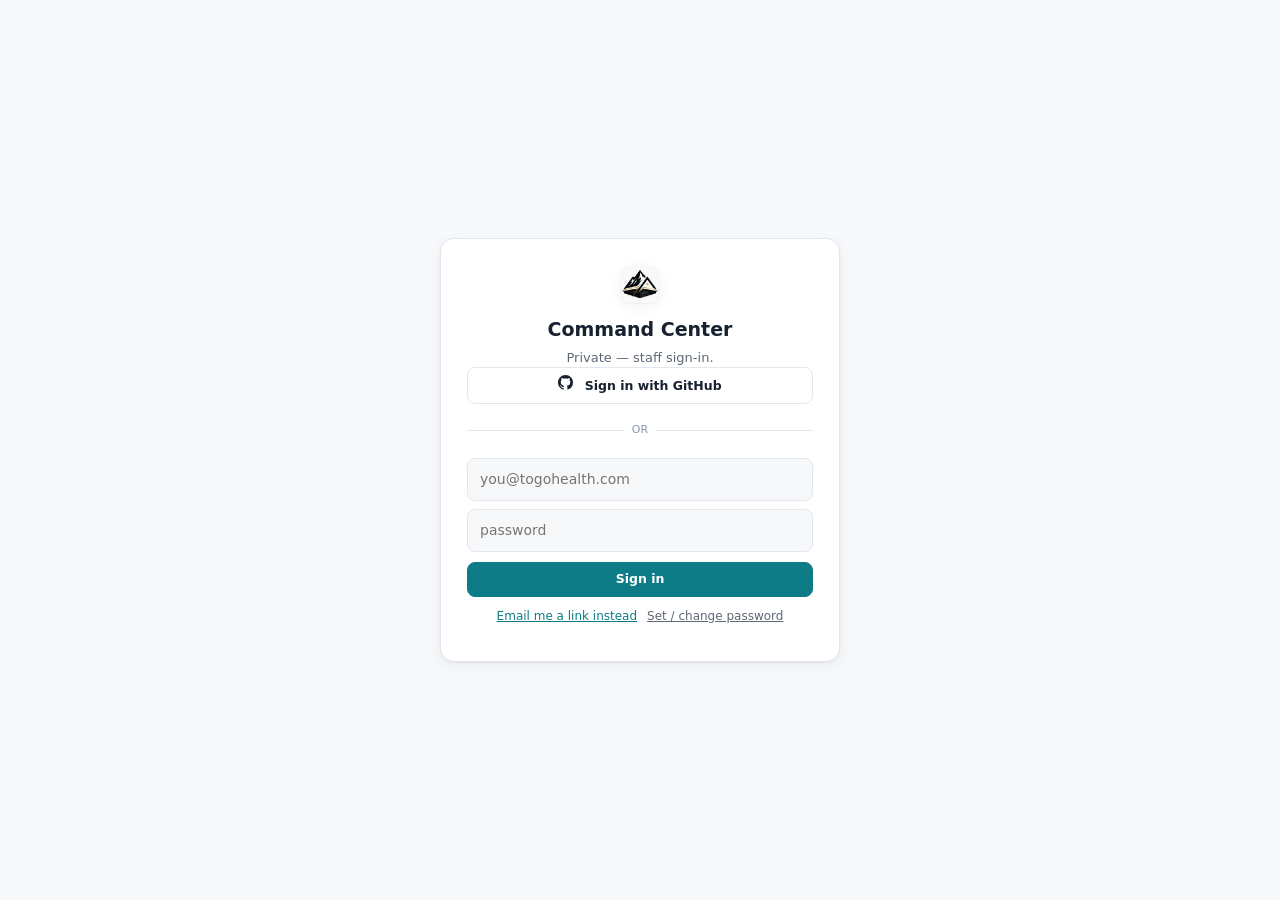
<file: index.html>
<!DOCTYPE html>
<html lang="en">
<head>
<meta charset="UTF-8">
<meta name="viewport" content="width=device-width, initial-scale=1">
<script>/* host-agnostic base: on <owner>.github.io the first path segment IS the repo, so the subpath is derived rather than hardcoded — one build serves any repo name and a custom-domain root alike */(function(){var s=location.hostname.slice(-10)===".github.io"&&location.pathname.split("/")[1];var b=document.createElement("base");b.href=s?"/"+s+"/":"/";document.head.appendChild(b);})();</script>
<title>Command Center</title>
<link rel="icon" type="image/png" href="./favicon.png">
<link rel="apple-touch-icon" href="./apple-touch-icon.png">
<style>
  :root{
    --ground:#f6f8fa; --surface:#fff; --surface-2:#eef2f7; --border:#e2e7ee;
    --ink:#17212f; --muted:#5c6875; --faint:#8a97a6;
    --accent:#0e7c86; --accent-soft:#d9eef0; --accent-ink:#0a5a62;
    --ok:#1f9d5b; --ok-bg:#e4f5ec; --warn:#c07708; --warn-bg:#faefdc;
    --bad:#d1453b; --bad-bg:#fbe4e2; --idle:#8a97a6; --idle-bg:#eceff3;
    --shadow:0 1px 2px rgba(20,30,45,.06),0 4px 14px rgba(20,30,45,.05);
  }
  @media (prefers-color-scheme:dark){:root{
    --ground:#0e1319; --surface:#161d27; --surface-2:#1e2833; --border:#28323f;
    --ink:#e8edf4; --muted:#93a2b3; --faint:#6b7888;
    --accent:#26b3bd; --accent-soft:#123037; --accent-ink:#7fd8de;
    --ok:#39c07d; --ok-bg:#12291f; --warn:#e0a13a; --warn-bg:#2c2413;
    --bad:#e5695f; --bad-bg:#2e1a19; --idle:#6b7888; --idle-bg:#1c242e;
    --shadow:0 1px 2px rgba(0,0,0,.3),0 6px 18px rgba(0,0,0,.28);
  }}
  :root[data-theme="light"]{--ground:#f6f8fa;--surface:#fff;--surface-2:#eef2f7;--border:#e2e7ee;--ink:#17212f;--muted:#5c6875;--faint:#8a97a6;--accent:#0e7c86;--accent-soft:#d9eef0;--ok:#1f9d5b;--ok-bg:#e4f5ec;--warn:#c07708;--warn-bg:#faefdc;--bad:#d1453b;--bad-bg:#fbe4e2;--idle:#8a97a6;--idle-bg:#eceff3;--shadow:0 1px 2px rgba(20,30,45,.06),0 4px 14px rgba(20,30,45,.05);}
  :root[data-theme="dark"]{--ground:#0e1319;--surface:#161d27;--surface-2:#1e2833;--border:#28323f;--ink:#e8edf4;--muted:#93a2b3;--faint:#6b7888;--accent:#26b3bd;--accent-soft:#123037;--ok:#39c07d;--ok-bg:#12291f;--warn:#e0a13a;--warn-bg:#2c2413;--bad:#e5695f;--bad-bg:#2e1a19;--idle:#6b7888;--idle-bg:#1c242e;--shadow:0 1px 2px rgba(0,0,0,.3),0 6px 18px rgba(0,0,0,.28);}
  *{box-sizing:border-box;margin:0;padding:0}
  body{background:var(--ground);color:var(--ink);font-family:system-ui,-apple-system,"Segoe UI",Roboto,sans-serif;font-size:14px;line-height:1.5}
  .tnum{font-variant-numeric:tabular-nums}
  .wrap{max-width:1140px;margin:0 auto;padding:18px 16px 60px}
  header.top{display:flex;flex-wrap:wrap;align-items:center;gap:12px;margin-bottom:20px}
  .logo{width:38px;height:38px;border-radius:9px;overflow:hidden;background:#fff;flex:none;box-shadow:var(--shadow)}
  .logo img{width:100%;height:100%;object-fit:cover;display:block}
  .title h1{font-size:20px;font-weight:750;letter-spacing:-.02em}
  .title p{color:var(--muted);font-size:12px}
  .top .right{margin-left:auto;display:flex;gap:8px;align-items:center;flex-wrap:wrap}
  .btn{border:1px solid var(--border);background:var(--surface);color:var(--ink);font:inherit;font-size:12.5px;font-weight:600;padding:7px 12px;border-radius:8px;cursor:pointer}
  .btn:hover{border-color:var(--accent)}
  .btn.pri{background:var(--accent);color:#fff;border-color:var(--accent)}
  .conn{font-size:11.5px;font-weight:600;padding:5px 10px;border-radius:999px}
  .conn.on{background:var(--ok-bg);color:var(--ok)} .conn.off{background:var(--warn-bg);color:var(--warn)}
  .me{display:flex;align-items:center;gap:8px;border:1px solid var(--border);background:var(--surface);border-radius:999px;padding:4px 13px 4px 4px;cursor:pointer;font:inherit;font-weight:650;font-size:12.5px;color:inherit}
  .me:hover{border-color:var(--accent)}
  .me .avatar{width:26px;height:26px;font-size:11px;border-radius:50%}
  .hero{display:grid;grid-template-columns:repeat(auto-fit,minmax(196px,1fr));gap:12px;margin-bottom:24px}
  @media(max-width:1000px){.hero{grid-template-columns:repeat(2,1fr)}}
  @media(max-width:720px){.hero{grid-template-columns:1fr}}
  .tile{background:var(--surface);border:1px solid var(--border);border-radius:14px;padding:17px 18px 15px;box-shadow:var(--shadow);cursor:pointer;text-align:left;font:inherit;color:inherit;display:flex;flex-direction:column;gap:5px;transition:transform .12s,border-color .12s}
  .tile:hover{border-color:var(--accent);transform:translateY(-2px)}
  a.tile{text-decoration:none}
  .tile .tl{font-size:13.5px;font-weight:700;display:flex;align-items:center;gap:8px}
  .tile .arrow{margin-left:auto;color:var(--faint);font-weight:700}
  .tile .tn{font-size:34px;font-weight:780;letter-spacing:-.02em;line-height:1.1}
  .tile .ts{font-size:12px;color:var(--muted);display:flex;gap:14px;flex-wrap:wrap}
  .ppl{display:grid;grid-template-columns:repeat(auto-fill,minmax(210px,1fr));gap:10px}
  .ptile{background:var(--surface);border:1px solid var(--border);border-radius:12px;box-shadow:var(--shadow);padding:11px 13px;display:flex;align-items:center;gap:11px;cursor:pointer;font:inherit;color:inherit;text-align:left;transition:border-color .12s}
  .ptile:hover{border-color:var(--accent)}
  .avatar{width:36px;height:36px;border-radius:9px;display:grid;place-items:center;color:#fff;font-weight:700;flex:none}
  .who{font-weight:700} .role{font-size:11.5px;color:var(--muted)} .org{font-size:9.5px;color:var(--muted);opacity:.75}
  .pstat{margin-left:auto;text-align:right} .pstat b{font-size:19px;font-weight:750;display:block} .pstat span{font-size:10px;color:var(--muted)}
  .crumb{display:flex;align-items:center;gap:11px;margin-bottom:14px;flex-wrap:wrap}
  .crumb h2{font-size:18px;font-weight:750;letter-spacing:-.01em;display:flex;align-items:center;gap:8px}
  .crumb .count{color:var(--muted);font-size:13px;font-weight:600}
  .crumb .sp{margin-left:auto;display:flex;gap:8px;flex-wrap:wrap}
  .back{border:1px solid var(--border);background:var(--surface);color:var(--ink);font:inherit;font-size:12.5px;font-weight:600;padding:7px 12px;border-radius:8px;cursor:pointer}
  .back:hover{border-color:var(--accent)}
  .filters{display:flex;gap:10px;flex-wrap:wrap;margin-bottom:14px;align-items:flex-end}
  .fg{display:flex;flex-direction:column;gap:3px}
  .fg label{font-size:10px;font-weight:700;text-transform:uppercase;letter-spacing:.06em;color:var(--faint)}
  .fg select,.fg input{border:1px solid var(--border);background:var(--surface);color:var(--ink);border-radius:8px;padding:7px 10px;font:inherit;font-size:12.5px;font-weight:600;min-width:150px;cursor:pointer}
  .fg input{cursor:text;font-weight:500}
  .sect{font-size:11px;font-weight:700;letter-spacing:.08em;text-transform:uppercase;color:var(--faint);margin:22px 2px 8px;display:flex;align-items:center;gap:8px}
  .card{background:var(--surface);border:1px solid var(--border);border-radius:12px;box-shadow:var(--shadow);margin-bottom:14px;overflow:hidden}
  .card h3{padding:12px 16px;font-size:13px;font-weight:700;border-bottom:1px solid var(--border);display:flex;gap:8px;align-items:center}
  .card h3 .count{margin-left:auto;color:var(--muted);font-weight:600;font-size:12px}
  .row{display:flex;align-items:center;gap:11px;padding:11px 16px;border-bottom:1px solid var(--border)}
  .row:last-child{border-bottom:0} .row .main{flex:1;min-width:0}
  .row.clk{cursor:pointer} .row.clk:hover{background:var(--surface-2)}
  .row .name{font-weight:600} .row .sub{color:var(--muted);font-size:12px;margin-top:1px}
  a.name{color:inherit;text-decoration:none} a.name:hover{color:var(--accent)}
  .pill{font-size:11px;font-weight:650;padding:2px 9px;border-radius:999px;white-space:nowrap}
  /* provider role / shift grouping */
  .md-row{background:var(--accent-soft);border-left:4px solid var(--accent)}
  .md-row .name{font-size:15px}
  .p-md{background:var(--accent);color:#fff}
  .p-day{background:var(--warn-bg);color:var(--warn)}
  .p-night{background:#2b3350;color:#c8d2f5}
  :root[data-theme="light"] .p-night{background:#e6e9f7;color:#41508c}
  .p-both{background:var(--ok-bg);color:var(--ok)}
  .p-open{background:var(--idle-bg);color:var(--faint)}
  .shiftgrp{display:flex;align-items:center;gap:8px;padding:9px 14px 7px;margin-top:4px;
    font-size:11px;font-weight:700;letter-spacing:.06em;text-transform:uppercase;color:var(--faint);
    border-top:1px solid var(--border);background:var(--surface-2)}
  .shiftgrp .n{margin-left:auto;font-weight:600;letter-spacing:0;text-transform:none}
  .row.vacant{opacity:.62}
  .row.vacant .name{font-style:italic}
  .setshift{display:flex;gap:4px;margin-left:8px}
  .setshift button{border:1px solid var(--border);background:var(--surface);color:var(--muted);
    font:inherit;font-size:10.5px;font-weight:650;padding:3px 7px;border-radius:5px;cursor:pointer}
  .setshift button:hover{border-color:var(--accent);color:var(--accent)}
  .needsrev{border:1px dashed var(--warn);border-radius:4px}
  .p-ok{background:var(--ok-bg);color:var(--ok)} .p-warn{background:var(--warn-bg);color:var(--warn)}
  .p-bad{background:var(--bad-bg);color:var(--bad)} .p-idle{background:var(--idle-bg);color:var(--faint)}
  .p-prog{background:var(--accent-soft);color:var(--accent-ink)}
  .dots{display:flex;gap:3px} .d{width:7px;height:7px;border-radius:50%;background:var(--border)} .d.on{background:var(--warn)}
  .acts{display:flex;gap:6px;flex-wrap:wrap}
  .mini{border:1px solid var(--border);background:var(--surface);color:var(--ink);font:inherit;font-size:11px;font-weight:600;padding:4px 9px;border-radius:6px;cursor:pointer}
  .mini:hover{border-color:var(--accent)} .mini.g{background:var(--ok);color:#fff;border-color:var(--ok)} .mini.a{background:var(--warn);color:#fff;border-color:var(--warn)}
  .mini:disabled{opacity:.5;cursor:default}
  .note{background:var(--warn-bg);color:var(--warn);padding:9px 13px;border-radius:9px;font-size:12px;margin-bottom:14px}
  .msg{padding:44px;text-align:center;color:var(--muted)}
  /* progress bar */
  .bar{height:8px;border-radius:999px;background:var(--surface-2);overflow:hidden;min-width:80px;flex:1;max-width:180px}
  .bar span{display:block;height:100%;border-radius:999px;background:var(--accent)}
  .bar.hi span{background:var(--ok)} .bar.lo span{background:var(--warn)} .bar.zero span{background:var(--bad)}
  .pctlab{font-weight:750;font-variant-numeric:tabular-nums;min-width:38px;text-align:right}
  /* onboarding checklist */
  .phase{border-bottom:1px solid var(--border)} .phase:last-child{border-bottom:0}
  .phhead{display:flex;align-items:center;gap:10px;padding:10px 16px;background:var(--surface-2);cursor:pointer}
  .phhead b{font-size:12.5px} .phhead .count{color:var(--muted);font-size:11.5px}
  .items{display:grid;grid-template-columns:repeat(auto-fill,minmax(230px,1fr));gap:6px;padding:10px 16px}
  .it{display:flex;align-items:center;gap:8px;padding:6px 9px;border:1px solid var(--border);border-radius:8px;cursor:pointer;font-size:12px;user-select:none}
  .it:hover{border-color:var(--accent)}
  .it .ic{width:16px;height:16px;border-radius:5px;display:grid;place-items:center;font-size:11px;flex:none;color:#fff}
  .it.s-complete .ic{background:var(--ok)} .it.s-in_progress .ic{background:var(--warn)}
  .it.s-not_started .ic{background:var(--idle);color:var(--surface)} .it.s-na .ic{background:transparent;border:1px dashed var(--faint);color:var(--faint)}
  .it.s-complete{background:var(--ok-bg)} .it.s-in_progress{background:var(--warn-bg)}
  .it .lb{flex:1;min-width:0}
  .stat{display:grid;grid-template-columns:repeat(auto-fit,minmax(120px,1fr));gap:10px;margin-bottom:16px}
  .kv{background:var(--surface);border:1px solid var(--border);border-radius:10px;padding:10px 12px}
  .kv b{font-size:20px;font-weight:750;display:block} .kv span{font-size:11px;color:var(--muted)}
  .barrow{display:flex;align-items:center;gap:10px}
  .modal{position:fixed;inset:0;background:rgba(10,15,25,.5);display:none;align-items:center;justify-content:center;z-index:50;padding:16px}
  .modal.on{display:flex}
  .box{background:var(--surface);border:1px solid var(--border);border-radius:14px;padding:24px;width:520px;max-width:100%;max-height:88vh;overflow:auto}
  .box h2{font-size:17px;margin-bottom:6px} .box p{color:var(--muted);font-size:13px;margin-bottom:14px}
  .box input,.box select,.box textarea{width:100%;border:1px solid var(--border);background:var(--ground);color:var(--ink);border-radius:7px;padding:9px 11px;font:inherit;margin-bottom:10px}
  .box label{font-size:11px;font-weight:700;text-transform:uppercase;letter-spacing:.05em;color:var(--muted);display:block;margin-bottom:4px}
  #toast{position:fixed;bottom:22px;left:50%;transform:translateX(-50%);background:var(--ink);color:var(--ground);padding:10px 18px;border-radius:9px;font-size:13px;font-weight:600;opacity:0;transition:.2s;pointer-events:none;z-index:99}
  #toast.show{opacity:1}
  .bizframe{width:100%;min-height:480px;border:1px solid var(--border);border-radius:12px;box-shadow:var(--shadow);background:var(--surface);margin-bottom:16px;display:block}
  .foot{margin-top:24px;color:var(--faint);font-size:12px;text-align:center;line-height:1.7}
</style>
</head>
<body>
<div id="authgate" style="display:none;position:fixed;inset:0;background:var(--ground);z-index:9999;display:grid;place-items:center;padding:20px">
  <div style="background:var(--surface);border:1px solid var(--border);border-radius:14px;box-shadow:var(--shadow);padding:26px;max-width:400px;width:100%;text-align:center">
    <div class="logo" style="margin:0 auto 12px"><img src="./command-mark.png" alt="Command"></div>
    <h1 style="font-size:19px;font-weight:750">Command Center</h1>
    <p style="color:var(--muted);font-size:13px;margin-top:4px">Private — staff sign-in.</p>
    <button class="btn" style="width:100%;margin-bottom:8px;justify-content:center;font-weight:700" onclick="ghLogin()">
      <svg width="15" height="15" viewBox="0 0 16 16" fill="currentColor" style="margin-right:7px"><path d="M8 0C3.58 0 0 3.58 0 8c0 3.54 2.29 6.53 5.47 7.59.4.07.55-.17.55-.38 0-.19-.01-.82-.01-1.49-2.01.37-2.53-.49-2.69-.94-.09-.23-.48-.94-.82-1.13-.28-.15-.68-.52-.01-.53.63-.01 1.08.58 1.23.82.72 1.21 1.87.87 2.33.66.07-.52.28-.87.51-1.07-1.78-.2-3.64-.89-3.64-3.95 0-.87.31-1.59.82-2.15-.08-.2-.36-1.02.08-2.12 0 0 .67-.21 2.2.82.64-.18 1.32-.27 2-.27s1.36.09 2 .27c1.53-1.04 2.2-.82 2.2-.82.44 1.1.16 1.92.08 2.12.51.56.82 1.27.82 2.15 0 3.07-1.87 3.75-3.65 3.95.29.25.54.73.54 1.48 0 1.07-.01 1.93-.01 2.2 0 .21.15.46.55.38A7.995 7.995 0 0016 8c0-4.42-3.58-8-8-8z"/></svg>
      Sign in with GitHub</button>
    <div style="display:flex;align-items:center;gap:8px;margin:10px 0;color:var(--faint);font-size:11px"><span style="flex:1;height:1px;background:var(--border)"></span>OR<span style="flex:1;height:1px;background:var(--border)"></span></div>
    <input id="ag_email" type="email" placeholder="you@togohealth.com" autocomplete="username" style="width:100%;border:1px solid var(--border);background:var(--ground);color:var(--ink);border-radius:8px;padding:10px 12px;font:inherit;margin:10px 0 8px">
    <input id="ag_pw" type="password" placeholder="password" autocomplete="current-password" style="width:100%;border:1px solid var(--border);background:var(--ground);color:var(--ink);border-radius:8px;padding:10px 12px;font:inherit;margin:0 0 10px">
    <button class="btn pri" style="width:100%" onclick="agLogin()">Sign in</button>
    <div style="display:flex;gap:10px;justify-content:center;margin-top:10px;font-size:12px">
      <a href="#" onclick="agSend();return false" style="color:var(--accent)">Email me a link instead</a>
      <a href="#" onclick="agSetPw();return false" style="color:var(--muted)">Set / change password</a>
    </div>
    <p id="ag_msg" style="color:var(--muted);font-size:12px;margin-top:10px"></p>
  </div>
</div>
<div class="wrap" id="appwrap" style="visibility:hidden">
  <header class="top">
    <div class="logo"><img src="./command-mark.png" alt="Command"></div>
    <div class="title"><h1>Command Center</h1><p>Who's doing what — live over your GitHub project tracker</p></div>
    <div class="right">
      <button class="btn" onclick="loadAll()">↻ Refresh</button>
      <button class="btn pri" onclick="openAdd()">+ Add</button>
      <a class="btn pri" href="./targets.html">🎯 Targets</a>
      <a class="btn pri" href="./snf-strategy.html">🏥 SNF Strategy</a>
      <a class="btn pri" href="./checklist.html">✓ Checklists</a>
      <a class="btn pri" href="./best-practices.html">📘 Best practices</a>
      <a class="btn pri" href="./sports.html">🏈 Sports Physicals</a>
      <a class="btn pri" href="./clinical.html">🩺 Clinical &amp; Compliance</a>
      
      <span id="conn" class="conn off">● View only</span>
      <button class="btn" id="connectBtn" onclick="openConnect()">Connect to edit</button>
      <span id="meChip"></span>
    </div>
  </header>

  <div id="view"><div class="msg">Loading live data…</div></div>

  <div class="foot">Projects from <b>togohealth-dev/command-projects</b> (private) · staffing from <b>command-staffing</b> (private, token required) ·
    percentages computed live from onboarding items.</div>
</div>

<!-- Connect modal -->
<div class="modal" id="connect"><div class="box">
  <h2>Connect to edit</h2>
  <p>Paste a GitHub personal access token. To also see staffing/onboarding, the token needs access to the private <b>command-staffing</b> repo (Issues + Contents: read &amp; write). Fine-grained recommended. Stored only in this browser.</p>
  <input id="pat" type="password" placeholder="github_pat_… or ghp_…">
  <div class="acts" style="justify-content:flex-end">
    <button class="btn" onclick="closeConnect()">Cancel</button>
    <button class="btn pri" onclick="saveConnect()">Connect</button>
  </div>
</div></div>

<!-- Add modal -->
<div class="modal" id="add"><div class="box">
  <h2>Add project / task</h2>
  <label>Title</label><input id="a_title" placeholder="Short name">
  <label>Category</label><select id="a_cat"><option value="business">🔵 Business</option><option value="facility">🟢 Accounts</option><option value="provider">🟣 Providers</option></select>
  <label>Owner</label><select id="a_who"></select>
  <label>Priority</label><select id="a_prio"><option value="5">★★★★★</option><option value="4">★★★★</option><option value="3" selected>★★★</option><option value="2">★★</option><option value="1">★</option></select>
  <label>Notes</label><textarea id="a_notes" rows="3" placeholder="Optional context"></textarea>
  <div class="acts" style="justify-content:flex-end">
    <button class="btn" onclick="closeAdd()">Cancel</button>
    <button class="btn pri" onclick="saveAdd()">Create</button>
  </div>
</div></div>

<div id="toast"></div>

<script>
const REPO='togohealth-dev/command-projects', API='https://api.github.com';   // issues live in the PRIVATE repo
const PROJ_REPO='togohealth-dev/command-projects';
const STAFF_REPO='togohealth-dev/command-staffing', STAFF_PATH='onboarding.json', SNAP_PATH='snapshots.json', FACONB_PATH='facility_onboarding.json';
const BIZ_REPO='togohealth-dev/command-business';  // read-only mirror (Business lane owns this)
let TEAM={};   // loaded at runtime from the PRIVATE repo (no staff names in this public shell)
async function loadTeam(){ try{ const r=await gh(`/repos/${PROJ_REPO}/contents/team.json`);
    const d=JSON.parse(b64d(r.content)); TEAM={}; for(const [k,v] of Object.entries(d.team||{})) TEAM[k]={name:v.name,role:v.role,c:v.color};
  }catch(e){ TEAM={}; } }
const FSTATUS={live:['p-ok','✅ Live'],go_live_soon:['p-warn','🟡 Go-Live Soon'],scheduled:['p-prog','🔵 Scheduled'],unknown:['p-idle','— TBD']};
const ST_NEXT={not_started:'in_progress',in_progress:'complete',complete:'na',na:'not_started'};
const ST_ICON={complete:'✓',in_progress:'⋯',not_started:'',na:'–'};

let issues=[], me=null, loaded=false;
let route={v:'home'};
let filters={};
const $=(s,r=document)=>r.querySelector(s);
const el=(t,c,h)=>{const e=document.createElement(t);if(c)e.className=c;if(h!=null)e.innerHTML=h;return e;};
const esc=s=>String(s==null?'':s).replace(/&/g,'&amp;').replace(/</g,'&lt;').replace(/>/g,'&gt;');
const initials=n=>n.split(' ').map(w=>w[0]).slice(0,2).join('');
const PAT_KEY='command-center-pat', PAT_KEY_LEGACY='sege-command-pat', PAT_KEY_LEGACY2='sege-tracker-pat';
const pat=()=>localStorage.getItem(PAT_KEY)||localStorage.getItem(PAT_KEY_LEGACY)||localStorage.getItem(PAT_KEY_LEGACY2)||'';

async function gh(path,opts={}){
  const h={Accept:'application/vnd.github+json','X-GitHub-Api-Version':'2022-11-28',...(opts.headers||{})};
  if(pat()) h.Authorization='Bearer '+pat();
  const res=await fetch(path.startsWith('http')?path:API+path,{...opts,headers:h});
  if(!res.ok) throw new Error('GitHub '+res.status);
  return res.status===204?null:res.json();
}
function requireAuth(){ if(!pat()){ openConnect(); toast('Connect a token to make changes'); return false;} return true; }
const b64d=b64=>decodeURIComponent(escape(atob(String(b64).replace(/\s/g,''))));
const b64e=str=>btoa(unescape(encodeURIComponent(str)));

/* ── Store adapter (PORTABILITY SEAM — swap this object to point at the portal API later) ── */
const Staff={
  doc:null, sha:null, err:null, snaps:null, snapSha:null,
  async load(){
    try{
      const r=await gh(`/repos/${STAFF_REPO}/contents/${STAFF_PATH}`);
      this.sha=r.sha; this.doc=JSON.parse(b64d(r.content)); this.err=null;
    }catch(e){ this.doc=null; this.err=e.message; }
    return this.doc;
  },
  async save(msg){
    const body={message:msg||'Update onboarding',content:b64e(JSON.stringify(this.doc,null,1)),sha:this.sha,branch:'main'};
    const r=await gh(`/repos/${STAFF_REPO}/contents/${STAFF_PATH}`,{method:'PUT',headers:{'Content-Type':'application/json'},body:JSON.stringify(body)});
    this.sha=r.content.sha;
  },
  async loadSnaps(){
    try{const r=await gh(`/repos/${STAFF_REPO}/contents/${SNAP_PATH}`);this.snapSha=r.sha;this.snaps=JSON.parse(b64d(r.content));}
    catch(e){this.snaps=[];this.snapSha=null;}
    return this.snaps;
  },
  async saveSnaps(msg){
    const body={message:msg||'Snapshot',content:b64e(JSON.stringify(this.snaps,null,1)),branch:'main'};
    if(this.snapSha)body.sha=this.snapSha;
    const r=await gh(`/repos/${STAFF_REPO}/contents/${SNAP_PATH}`,{method:'PUT',headers:{'Content-Type':'application/json'},body:JSON.stringify(body)});
    this.snapSha=r.content.sha;
  }
};
/* facility-level onboarding checklist (separate file, same facility ids) */
const FacOnb={
  doc:null, sha:null,
  async load(){ try{const r=await gh(`/repos/${STAFF_REPO}/contents/${FACONB_PATH}`);this.sha=r.sha;this.doc=JSON.parse(b64d(r.content));}catch(e){this.doc=null;} return this.doc; },
  async save(msg){ const body={message:msg||'Update facility onboarding',content:b64e(JSON.stringify(this.doc,null,1)),sha:this.sha,branch:'main'};
    const r=await gh(`/repos/${STAFF_REPO}/contents/${FACONB_PATH}`,{method:'PUT',headers:{'Content-Type':'application/json'},body:JSON.stringify(body)});this.sha=r.content.sha; }
};
/* business-setup mirror — READ-ONLY from the Business lane's private repo */
const Biz={ entities:null, states:null, deals:null,
  async load(){
    try{const r=await gh(`/repos/${BIZ_REPO}/contents/mso/entities.json`);this.entities=JSON.parse(b64d(r.content)).entities;}catch(e){this.entities=null;}
    try{const r=await gh(`/repos/${BIZ_REPO}/contents/reference/state-compliance.json`);this.states=JSON.parse(b64d(r.content)).states;}catch(e){this.states=null;}
    /* Corp-dev index. Counterparty names and deal values are facts, so they live
       here and never in this public file — see deals/index.json in command-business. */
    try{const r=await gh(`/repos/${BIZ_REPO}/contents/deals/index.json`);this.deals=JSON.parse(b64d(r.content)).deals;}catch(e){this.deals=null;}
  }
};

/* ── onboarding compute helpers (pure; percentages never stored) ── */
const PH=()=>Staff.doc?Staff.doc.phases:[];
const allFac=()=>Staff.doc?Staff.doc.portfolios.flatMap(p=>p.facilities.map(f=>({...f,portfolio:p.label,portId:p.id}))):[];
const allProv=()=>Staff.doc?Staff.doc.portfolios.flatMap(p=>p.facilities.flatMap(f=>f.providers.map(pr=>({...pr,portfolio:p.label,portId:p.id,facLabel:f.label,facId:f.id,facStatus:f.status})))):[];
function findProv(id){for(const p of Staff.doc.portfolios)for(const f of p.facilities)for(const pr of f.providers)if(pr.id===id)return{pr,f,p};return null;}
function phasePct(pr,ph){let c=0,t=0;ph.items.forEach(it=>{const s=pr.items[it.key];if(s==='na')return;t++;if(s==='complete')c++;});return{c,t,pct:t?Math.round(100*c/t):100};}
function provPct(pr){let c=0,t=0;PH().forEach(ph=>{const r=phasePct(pr,ph);c+=r.c;t+=r.t;});return t?Math.round(100*c/t):0;}
function facPct(f){let c=0,t=0;f.providers.forEach(pr=>PH().forEach(ph=>{const r=phasePct(pr,ph);c+=r.c;t+=r.t;}));return t?Math.round(100*c/t):0;}
function portPct(p){let c=0,t=0;p.facilities.forEach(f=>f.providers.forEach(pr=>PH().forEach(ph=>{const r=phasePct(pr,ph);c+=r.c;t+=r.t;})));return t?Math.round(100*c/t):0;}
function nextAction(pr){for(const ph of PH())for(const it of ph.items){const s=pr.items[it.key];if(s!=='complete'&&s!=='na')return{phase:ph.label,item:it.label,state:s};}return null;}
function currentPhase(pr){for(const ph of PH()){if(phasePct(pr,ph).pct<100)return ph.label;}return 'Live';}
function bottlenecks(list){const m={};list.forEach(pr=>PH().forEach(ph=>ph.items.forEach(it=>{const s=pr.items[it.key];if(s==='not_started'||s==='in_progress'){const k=ph.label+'||'+it.label;(m[k]=m[k]||{phase:ph.label,item:it.label,n:0,prog:0}).n++;if(s==='in_progress')m[k].prog++;}})));return Object.values(m).sort((a,b)=>b.n-a.n);}
const barClass=p=>p>=80?'hi':p===0?'zero':p<40?'lo':'';
const bar=p=>`<div class="bar ${barClass(p)}"><span style="width:${p}%"></span></div><span class="pctlab">${p}%</span>`;
/* facility checklist helpers */
const FCL=()=>FacOnb.doc?FacOnb.doc.checklist:[];
const facOnb=fid=>FacOnb.doc&&FacOnb.doc.facilities?FacOnb.doc.facilities[fid]:null;
function facChkPct(fid){const f=facOnb(fid);if(!f)return null;let c=0,t=0;FCL().forEach(it=>{const s=f.items[it.key];if(s==='na')return;t++;if(s==='complete')c++;});return t?Math.round(100*c/t):0;}
const bizForState=st=>Biz.entities?Biz.entities.filter(e=>e.state===st):[];
const compForState=st=>Biz.states?Biz.states.find(s=>s.abbr===st):null;

async function loadStaff(){ if(pat()){ await Staff.load(); await Staff.loadSnaps(); await FacOnb.load(); await Biz.load(); } else { Staff.doc=null; Staff.err='no-token'; } }

async function loadAll(){
  if(!loaded) $('#view').innerHTML='<div class="msg">Loading live data…</div>';
  try{
    if(pat()&&!me){ try{me=await gh('/user');}catch(e){} }
    if(pat()&&!Object.keys(TEAM).length) await loadTeam();
    const [op,cl]=await Promise.all([
      gh(`/repos/${REPO}/issues?state=open&per_page=100`),
      gh(`/repos/${REPO}/issues?state=closed&per_page=100`)]);
    const seen=new Map(); for(const i of [...op,...cl]) if(!seen.has(i.number)) seen.set(i.number,i);
    issues=[...seen.values()].map(normalize).sort((a,b)=>b.prio-a.prio||a.n-b.n);
    await loadStaff();
    loaded=true; setConn(); if(!window.__routed){window.__routed=1; applyPath();} else render();
  }catch(e){
    const denied=/GitHub (401|403|404)/.test(e.message);
    if(denied&&!pat())
      $('#view').innerHTML='<div class="msg">This board loads from private repos, so it needs a GitHub token as well as your sign-in.'
        +'<br><br><button class="btn pri" onclick="openConnect()">Connect a token</button></div>';
    else if(denied)
      $('#view').innerHTML='<div class="msg">Your token can\'t read the private data ('+esc(e.message)+').'
        +'<br>It needs <b>Contents: read</b> on '+PROJ_REPO.split('/')[1]+', '+BIZ_REPO.split('/')[1]+' and '+STAFF_REPO.split('/')[1]
        +' — plus <b>Issues: read &amp; write</b> to change cards.'
        +'<br><br><button class="btn" onclick="openConnect()">Update token</button></div>';
    else
      $('#view').innerHTML='<div class="msg">Couldn\'t load ('+esc(e.message)+'). If rate-limited, connect a token.</div>';
  }
}
function normalize(i){
  const labels=(i.labels||[]).map(l=>l.name);
  const cat=['business','facility','provider'].find(c=>labels.includes(c))||'business';
  const prio=+((labels.find(l=>l.startsWith('priority-'))||'priority-3').slice(9));
  const done=i.state==='closed'||labels.includes('status:done');
  const status=done?'done':labels.includes('status:blocked')?'blocked':labels.includes('status:in-progress')?'in-progress':'not-started';
  return {n:i.number,title:i.title,url:i.html_url,labels,cat,prio,done,status,
    who:(i.assignees||[]).map(a=>a.login),comm:labels.includes('communication')};
}
function setConn(){
  const c=$('#conn'), b=$('#connectBtn'), chip=$('#meChip');
  if(pat()){
    c.className='conn on'; c.textContent='● can edit'; b.textContent='Disconnect'; b.onclick=disconnect;
    if(me){ const t=TEAM[me.login]||{name:me.login,role:'',c:'#0e7c86'};
      chip.innerHTML=`<button class="me" onclick="go({v:'person',login:'${me.login}'})" title="My tasks">
        <span class="avatar" style="background:${t.c}">${initials(t.name)}</span>${esc(t.name.split(' ')[0])}</button>`;
    } else chip.innerHTML='';
  } else { c.className='conn off'; c.textContent='● View only'; b.textContent='Connect to edit'; b.onclick=openConnect; chip.innerHTML=''; }
}
function disconnect(){ localStorage.removeItem(PAT_KEY); localStorage.removeItem(PAT_KEY_LEGACY); localStorage.removeItem(PAT_KEY_LEGACY2); me=null; Staff.doc=null; setConn(); toast('Disconnected'); }

const active=()=>issues.filter(i=>!i.done);
const statusPill=s=>({'not-started':['p-idle','Not started'],'in-progress':['p-prog','● In progress'],'blocked':['p-bad','⚠ Blocked'],'done':['p-ok','✓ Done']}[s]);
const dots=p=>`<div class="dots">${[1,2,3,4,5].map(n=>`<span class="d${n<=p?' on':''}"></span>`).join('')}</div>`;
const nm=l=>TEAM[l]?TEAM[l].name:l;

function issueRow(i){
  const [pc,pl]=statusPill(i.status);
  const who=i.who.length?i.who.map(w=>`<span class="pill p-idle">${esc(nm(w))}</span>`).join(' '):'<span class="sub">—</span>';
  const acts=i.done?`<button class="mini" onclick="reopen(${i.n})">↩ Reopen</button>`
    :`${i.who.length?'':`<button class="mini" onclick="claim(${i.n})">Claim</button>`}
      ${i.status==='blocked'?'':`<button class="mini a" onclick="block(${i.n})">⚠</button>`}
      <button class="mini g" onclick="done(${i.n})">✓ Done</button>`;
  return `<div class="row" id="r${i.n}"><div class="main"><a class="name" href="${i.url}" target="_blank">${esc(i.title)}</a>${i.comm?' <span class="pill p-warn">📧</span>':''}
    <div class="sub">#${i.n} · ${who}</div></div><span class="pill ${pc}">${pl}</span>${dots(i.prio)}<div class="acts">${acts}</div></div>`;
}

/* ═════════ HOME ═════════ */
function tileLocked(mark,label,note){const b=el('button','tile');b.onclick=openConnect;
  b.innerHTML=`<div class="tl">${mark} ${label}<span class="arrow">🔒</span></div><div class="tn" style="font-size:19px;color:var(--muted)">Connect</div><div class="ts">${esc(note||'token needed for staffing')}</div>`;return b;}
/* Best practices: static guide pages. Progress comes from the guide's own
   localStorage key, so the tile reflects where you left off without a fetch. */
try{["bp-workspace-v1","bp-workspace-ui-v1","bp-workspace-open-done-v1"].forEach(function(k){var o=localStorage.getItem("sege-"+k);if(o!==null&&localStorage.getItem("command-"+k)===null)localStorage.setItem("command-"+k,o);});}catch(e){} /* one-time carry-over of pre-debrand progress keys */
const BP_GUIDES=[{key:'command-bp-workspace-v1',steps:64,label:'Workspace optimization'}];
function bpTile(){
  const g=BP_GUIDES[0];
  let n=0; try{ const o=JSON.parse(localStorage.getItem(g.key)||'{}')||{}; n=Object.keys(o).filter(k=>o[k]).length; }catch(e){}
  const pct=Math.round(n/g.steps*100);
  const a=el('a','tile'); a.href='./best-practices.html';
  a.innerHTML=`<div class="tl">📘 Best practices<span class="arrow">→</span></div>
    <div class="tn tnum">${n?n+'<span style="font-size:17px;color:var(--faint)">/'+g.steps+'</span>':g.steps}</div>
    <div class="ts"><span>${esc(g.label)}</span><span>${n?pct+'% done':'steps · not started'}</span></div>`;
  return a;
}
/* Clinical & Compliance tile. The hospitalization review itself is NOT here — it holds PHI and
   runs on the HIPAA-protected project at qa.togohealth.com. This page is the door plus the state
   compliance reference; the compliance counts need a Business-repo token. */
function clinicalTileHTML(){
  const states=Biz.states?Biz.states.length:0;
  const banned=Biz.states?Biz.states.filter(s=>s.cpom_status&&!/not banned/i.test(s.cpom_status)).length:0;
  return `<div class="tl">\u{1FA7A} Clinical &amp; Compliance<span class="arrow">\u2192</span></div>
    <div class="tn tnum" style="font-size:19px">${states?states+' states':'Open'}</div>
    <div class="ts"><span>peer review \u00b7 state compliance</span>${states?`<span>${banned} CPOM-banned</span>`:''}</div>`;
}
function homeView(){
  const v=el('div'); const hero=el('div','hero');
  // Accounts (facilities / onboarding)
  if(Staff.doc){
    const fac=allFac(), live=fac.filter(f=>f.status==='live').length;
    const a=el('button','tile');a.onclick=()=>go({v:'accounts'});
    a.innerHTML=`<div class="tl">🟢 Accounts<span class="arrow">→</span></div><div class="tn tnum">${fac.length}</div>
      <div class="ts"><span>${live} live</span><span>${Math.round(fac.reduce((s,f)=>s+facPct(f),0)/(fac.length||1))}% onboarded</span></div>`;
    hero.appendChild(a);
    const prov=allProv();
    const p=el('button','tile');p.onclick=()=>go({v:'providers'});
    p.innerHTML=`<div class="tl">🟣 Providers<span class="arrow">→</span></div><div class="tn tnum">${prov.length}</div>
      <div class="ts"><span>${Math.round(prov.reduce((s,pr)=>s+provPct(pr),0)/(prov.length||1))}% onboarded</span><span>${prov.filter(pr=>provPct(pr)>=100).length} live</span></div>`;
    hero.appendChild(p);
  } else { hero.appendChild(tileLocked('🟢','Accounts')); hero.appendChild(tileLocked('🟣','Providers')); }
  // Business workspace (issues)
  const biz=active().filter(i=>i.cat==='business');
  const b=el('button','tile');b.onclick=()=>go({v:'business'});
  b.innerHTML=`<div class="tl">🔵 Business workspace<span class="arrow">→</span></div><div class="tn tnum">${biz.length}</div>
    <div class="ts"><span>${biz.filter(i=>i.status==='in-progress').length} in progress</span>${biz.filter(i=>i.status==='blocked').length?`<span style="color:var(--bad)">${biz.filter(i=>i.status==='blocked').length} blocked</span>`:''}</div>`;
  hero.appendChild(b);
  // Clinical & Compliance — hospitalization review (Supabase, no token needed) alongside the
  // state regulatory reference mirrored from the Business lane. One tile, one page: clinical.html.
  const cl=el('a','tile'); cl.id='clinicaltile'; cl.href='./clinical.html';
  cl.innerHTML=clinicalTileHTML(); hero.appendChild(cl);
  // Best practices — operating guidelines (static pages, no data; progress is per-browser)
  hero.appendChild(bpTile());
  v.appendChild(hero);
  if(!Staff.doc && pat() && Staff.err && Staff.err!=='no-token')
    v.appendChild(el('div','note','Connected, but this token can\'t read the private command-staffing repo. Give it access (Contents: read & write) to see Accounts & Providers.'));
  // People (issues)
  // secondary nav — keeps Follow-ups / Done / Bottlenecks reachable (no orphaned views)
  const sn=el('div','acts');sn.style.cssText='margin:-8px 0 4px;flex-wrap:wrap';
  [['⏳ Email follow-ups',{v:'followups'}],['✓ Done',{v:'done'}],['🚧 Bottlenecks',{v:'bottleneck'}]].forEach(([lab,r])=>{
    const b=el('button','btn',lab);b.onclick=()=>go(r);sn.appendChild(b);});
  v.appendChild(sn);
  v.appendChild(el('div','sect','People — tap for their project list'));
  const grid=el('div','ppl');
/* Roster labels: the employing entity stays in team.json (code keeps it) but is not
   shown on the tile — the person's name already disambiguates the title. It remains
   available on hover, and orgLabel() renders it as a subscript where one must appear. */
const roleBase=r=>String(r||'').split(' \u00b7 ')[0];
const roleOrg =r=>String(r||'').split(' \u00b7 ').slice(1).join(' \u00b7 ');
const orgLabel=r=>roleOrg(r)?`<sub class="org">${esc(roleOrg(r))}</sub>`:'';
  const people=Object.keys(TEAM).map(l=>({l,items:active().filter(i=>i.who.includes(l))}));
  people.push({l:null,items:active().filter(i=>!i.who.length)});
  people.forEach(p=>{const t=p.l?TEAM[p.l]:{name:'Unassigned',role:'Needs an owner',c:'#8a97a6'};
    const bt=el('button','ptile');bt.onclick=()=>go({v:'person',login:p.l});
    bt.innerHTML=`<div class="avatar" style="background:${t.c}">${initials(t.name)}</div>
      <div style="min-width:0"><div class="who">${esc(t.name)}</div><div class="role" title="${esc(t.role)}">${esc(roleBase(t.role))}</div></div>
      <div class="pstat"><b class="tnum">${p.items.length}</b><span>active</span></div>`;
    grid.appendChild(bt);});
  v.appendChild(grid);
  return v;
}

/* ═════════ ACCOUNTS (facility go-live readiness) ═════════ */
function backCrumb(v,title,right){const c=el('div','crumb');const b=el('button','back','← Home');b.onclick=()=>go({v:'home'});c.appendChild(b);
  c.appendChild(el('h2',null,title));if(right){const s=el('div','sp');s.innerHTML=right;c.appendChild(s);}return c;}
function distinctFac(dim){return [...new Set(allFac().map(f=>f[dim]).filter(Boolean))].sort();}
function accountsView(){
  const v=el('div'); const f=filters.accounts||(filters.accounts={});
  v.appendChild(backCrumb('accounts','🟢 Accounts — Go-Live Readiness',
    `<button class="back" onclick="captureSnapshot()">📸 Snapshot</button><button class="back" onclick="openEmail()">✉️ Email report</button>`));
  // filters
  const fb=el('div','filters');
  [['portfolio','Portfolio'],['state','State'],['status','Status']].forEach(([dim,lab])=>{
    const vals=dim==='status'?['live','go_live_soon','scheduled','unknown']:distinctFac(dim);
    const fg=el('div','fg');fg.innerHTML=`<label>${lab}</label>`;const sel=el('select');
    sel.innerHTML=`<option value="">All</option>`+vals.map(x=>`<option value="${esc(x)}"${f[dim]===x?' selected':''}>${dim==='status'?FSTATUS[x][1]:esc(x)}</option>`).join('');
    sel.onchange=()=>{f[dim]=sel.value;render();};fg.appendChild(sel);fb.appendChild(fg);});
  v.appendChild(fb);
  let fac=allFac().filter(x=>(!f.portfolio||x.portfolio===f.portfolio)&&(!f.state||x.state===f.state)&&(!f.status||x.status===f.status));
  // readiness order: closest to live but not done first (scheduled/go-live with high %), then live
  const rank={go_live_soon:0,scheduled:1,unknown:2,live:3};
  fac.sort((a,b)=>(rank[a.status]-rank[b.status])||facPct(b)-facPct(a));
  const c=el('div','card');c.appendChild(el('h3',null,`Facilities <span class="count">${fac.length}</span>`));
  if(!fac.length)c.appendChild(el('div','msg','No facilities match.'));
  fac.forEach(x=>{const pct=facPct(x);const st=FSTATUS[x.status];const fchk=facChkPct(x.id);
    const stuck=bottlenecks(x.providers).slice(0,1).map(b=>`${b.item} (${b.n})`).join('');
    const row=el('div','row clk');row.onclick=()=>go({v:'facility',id:x.id});
    row.innerHTML=`<div class="main"><div class="name">${esc(x.label)} <span class="pill p-idle">${esc(x.state||'')}</span></div>
      <div class="sub">${esc(x.portfolio)} · ${x.staffing.filled}/${x.staffing.target} staffed${fchk!=null?` · facility setup ${fchk}%`:''}${stuck?` · ⛔ ${esc(stuck)}`:''}</div></div>
      <span class="pill ${st[0]}">${st[1]}</span><div class="barrow" style="width:200px" title="provider onboarding">${bar(pct)}</div>`;
    c.appendChild(row);});
  v.appendChild(c);
  return v;
}
function facilityView(id){
  const fac=allFac().find(f=>f.id===id); if(!fac)return backCrumb('','Not found');
  const fo=facOnb(id); const fchk=facChkPct(id);
  const v=el('div');const bk=el('button','back','← Accounts');bk.onclick=()=>go({v:'accounts'});
  const c=el('div','crumb');c.appendChild(bk);c.appendChild(el('h2',null,esc(fac.label)));
  c.appendChild(el('span','count',`${FSTATUS[fac.status][1]} · ${fac.staffing.filled}/${fac.staffing.target} staffed`));v.appendChild(c);
  const st=el('div','stat');
  st.innerHTML=`<div class="kv"><b class="tnum">${fchk!=null?fchk+'%':'—'}</b><span>facility setup</span></div>
    <div class="kv"><b class="tnum">${facPct(fac)}%</b><span>providers onboarded</span></div>
    <div class="kv"><b class="tnum">${fac.providers.filter(p=>provPct(p)>=100).length}/${fac.providers.length}</b><span>providers live</span></div>
    <div class="kv"><b>${esc(fo&&fo.info.md_monthly_rate||'—')}</b><span>MD monthly rate</span></div>`;
  v.appendChild(st);
  // facility onboarding checklist (editable)
  if(fo){ const fc=el('div','card'); const wrap=el('div','phase');
    const head=el('div','phhead');head.innerHTML=`<b>🏢 Facility Onboarding</b><span class="count">${FCL().filter(it=>fo.items[it.key]==='complete').length}/${FCL().length}</span>
      <div class="barrow" style="margin-left:auto;width:200px">${bar(fchk||0)}</div>
      <button class="mini g" onclick="completeFacChecklist('${esc(id)}')" title="Mark all complete">✓ all</button>`;
    wrap.appendChild(head);
    const items=el('div','items');
    FCL().forEach(it=>{const s=fo.items[it.key]||'not_started';const d=el('div','it s-'+s);
      d.onclick=()=>cycleFacItem(id,it.key);d.innerHTML=`<span class="ic">${ST_ICON[s]}</span><span class="lb">${esc(it.label)}</span>`;items.appendChild(d);});
    wrap.appendChild(items);fc.appendChild(wrap);v.appendChild(fc);
  }
  // business-setup mirror (read-only from Business lane)
  const ents=bizForState(fac.state), comp=compForState(fac.state);
  if((ents&&ents.length)||comp){ const bc=el('div','card');
    bc.appendChild(el('h3',null,`🔵 Business setup — ${esc(fac.state||'')} <span class="count">read-only · mirror</span>`));
    if(comp)bc.insertAdjacentHTML('beforeend',`<div class="row"><div class="main"><div class="name">State compliance</div>
      <div class="sub">CPOM: ${esc(comp.cpom_status||'—')} · Required entity: ${esc(comp.required_entity||'—')} · IMLC: ${esc(comp.imlc||'—')}</div></div></div>`);
    (ents||[]).slice(0,8).forEach(e=>bc.insertAdjacentHTML('beforeend',`<div class="row"><div class="main"><div class="name">${esc(e.legal_name||e.use_label||e.id)}</div>
      <div class="sub">${esc(e.entity_type||'')}${e.role?' · '+esc(e.role):''}${e.next_step?' · next: '+esc(e.next_step):''}</div></div>
      <span class="pill p-idle">${esc(e.lifecycle_status||'—')}</span></div>`));
    bc.insertAdjacentHTML('beforeend',`<a class="row clk" href="./business" style="color:var(--accent);font-weight:600">Manage in Business workspace →</a>`);
    v.appendChild(bc);
  }
  const card=el('div','card');card.appendChild(el('h3',null,`Providers <span class="count">${fac.providers.length}</span>`));
  card.insertAdjacentHTML('beforeend',rosterHTML(fac.providers));
  bindProvRows(card);v.appendChild(card);
  return v;
}

/* ═════════ PROVIDERS (onboarding pipeline) ═════════ */
const ROLE_META={medical_director:{icon:'\u{1FA7A}',label:'Medical Director',pill:'p-md'},
  physician:{icon:'\u{1FA7A}',label:'Physician',pill:'p-md'},
  app:{icon:'',label:'APP',pill:'p-idle'},open:{icon:'\u25CB',label:'Open position',pill:'p-open'}};
const SHIFT_META={day:{icon:'\u2600\uFE0F',label:'Daytime APPs',pill:'p-day',short:'Day'},
  night:{icon:'\u{1F319}',label:'Nighttime APPs',pill:'p-night',short:'Night'},
  both:{icon:'\u{1F313}',label:'Day + Night APPs',pill:'p-both',short:'Day+Night'},
  unset:{icon:'\u26A0\uFE0F',label:'Shift not assigned',pill:'p-warn',short:'Set shift'}};

/* Groups a facility roster the way the building actually works:
   medical director pinned first, then APPs split day / night. */
function groupRoster(provs){
  const dir=provs.filter(p=>p.role==='medical_director'||p.role==='physician');
  const open=provs.filter(p=>p.role==='open');
  const apps=provs.filter(p=>p.role==='app');
  const byShift=k=>apps.filter(p=>(p.shift||'unset')===k).sort((a,b)=>provPct(b)-provPct(a));
  return {dir:dir.sort((a,b)=>provPct(b)-provPct(a)),
          day:byShift('day'), night:byShift('night'), both:byShift('both'),
          unset:byShift('unset'), open:open};
}
function rosterHTML(provs,opts){
  const g=groupRoster(provs), o=opts||{}; let h='';
  if(g.dir.length){
    h+=`<div class="shiftgrp">\u{1FA7A} Medical Director<span class="n">${g.dir.length}</span></div>`;
    h+=g.dir.map(pr=>provRow(pr,{hero:true})).join('');
  } else {
    h+=`<div class="shiftgrp">\u26A0\uFE0F Medical Director<span class="n">not assigned</span></div>`;
  }
  ['day','night','both','unset'].forEach(k=>{
    if(!g[k].length)return;
    const m=SHIFT_META[k];
    h+=`<div class="shiftgrp">${m.icon} ${m.label}<span class="n">${g[k].length}</span></div>`;
    h+=g[k].map(pr=>provRow(pr,{shiftKey:k})).join('');
  });
  if(g.open.length){
    h+=`<div class="shiftgrp">\u25CB Open positions<span class="n">${g.open.length}</span></div>`;
    h+=g.open.map(pr=>provRow(pr,{vacant:true})).join('');
  }
  return h;
}
function setShift(provId,val,ev){ if(ev){ev.stopPropagation();}
  if(!requireAuth()||!Staff.doc)return;
  const fp=findProv(provId); if(!fp)return;
  fp.pr.shift=val; fp.pr.shift_source='confirmed';
  if(fp.pr.role==='app'&&val==='n/a') fp.pr.shift='unset';
  render(); queueSave('Set shift '+val+' — '+fp.pr.name); }
function makeDirector(provId,ev){ if(ev){ev.stopPropagation();}
  if(!requireAuth()||!Staff.doc)return;
  const fp=findProv(provId); if(!fp)return;
  fp.f.providers.forEach(p=>{ if(p.role==='medical_director'){p.role='physician';p.role_source='confirmed';} });
  fp.pr.role='medical_director'; fp.pr.role_source='confirmed'; fp.pr.shift='n/a'; fp.pr.shift_source='n/a';
  render(); queueSave('Set medical director — '+fp.pr.name); }
function provRow(pr,o){o=o||{};const pct=provPct(pr);const na=nextAction(pr);
  const isOpen=pr.role==='open', hero=o.hero;
  const rm=ROLE_META[pr.role]||ROLE_META.app;
  const sk=pr.shift||'unset';
  const needsRev=(pr.shift_source==='needs_review'||pr.role_source==='needs_review');
  let badge='';
  if(pr.role==='medical_director') badge=`<span class="pill p-md">\u{1FA7A} Medical Director</span>`;
  else if(pr.role==='physician')   badge=`<span class="pill p-md">Physician \u2014 confirm director</span>`;
  else if(isOpen)                  badge=`<span class="pill p-open">Open position</span>`;
  else if(SHIFT_META[sk])          badge=`<span class="pill ${SHIFT_META[sk].pill}">${SHIFT_META[sk].icon} ${SHIFT_META[sk].short}</span>`;
  const sched=pr.employment?` \u00b7 ${esc(pr.employment)}`:'';
  const revTag=needsRev?` <span class="pill p-warn needsrev">confirm</span>`:'';
  const setter=(!isOpen&&pr.role==='app')?`<span class="setshift">
      ${sk!=='day'?`<button onclick="setShift('${esc(pr.id)}','day',event)" title="Assign to daytime">\u2600\uFE0F Day</button>`:''}
      ${sk!=='night'?`<button onclick="setShift('${esc(pr.id)}','night',event)" title="Assign to nights">\u{1F319} Night</button>`:''}
      ${sk!=='both'?`<button onclick="setShift('${esc(pr.id)}','both',event)" title="Both day and night">\u{1F313} Both</button>`:''}
    </span>`:(pr.role==='physician'?`<span class="setshift"><button onclick="makeDirector('${esc(pr.id)}',event)" title="Mark as this building's medical director">\u{1FA7A} Make director</button></span>`:'');
  return `<div class="row clk${hero?' md-row':''}${isOpen?' vacant':''}" data-prov="${esc(pr.id)}">
    <div class="main"><div class="name">${esc(pr.name)} <span class="pill p-idle">${esc(pr.cred)}</span> ${badge}${revTag}</div>
    <div class="sub">${esc(pr.facLabel||pr.building||'')}${sched} \u00b7 ${isOpen?'unfilled \u2014 recruit':(na?('Next: '+esc(na.item)+' \u2014 '+esc(na.phase)):'\u2705 fully onboarded')}</div></div>
    ${setter}<div class="barrow" style="width:180px">${bar(pct)}</div></div>`;}
function bindProvRows(root){root.querySelectorAll('[data-prov]').forEach(r=>r.onclick=()=>go({v:'provider',id:r.dataset.prov}));}
function distinctProv(dim){return [...new Set(allProv().map(p=>p[dim]).filter(Boolean))].sort();}
function providersView(){
  const v=el('div');const f=filters.providers||(filters.providers={});
  v.appendChild(backCrumb('providers','🟣 Providers — Onboarding',
    `<button class="back" onclick="go({v:'bottleneck'})">🚧 Bottlenecks</button>`));
  const fb=el('div','filters');
  [['portfolio','Portfolio'],['facLabel','Facility'],['state','State']].forEach(([dim,lab])=>{
    const fg=el('div','fg');fg.innerHTML=`<label>${lab}</label>`;const sel=el('select');
    sel.innerHTML=`<option value="">All</option>`+distinctProv(dim).map(x=>`<option value="${esc(x)}"${f[dim]===x?' selected':''}>${esc(x)}</option>`).join('');
    sel.onchange=()=>{f[dim]=sel.value;render();};fg.appendChild(sel);fb.appendChild(fg);});
  const sfg=el('div','fg');sfg.innerHTML=`<label>Search</label>`;const si=el('input');si.placeholder='name…';si.value=f.q||'';
  si.oninput=()=>{f.q=si.value;const c=$('#provlist');if(c){c.innerHTML=provListHTML(f);bindProvRows(c);}};sfg.appendChild(si);fb.appendChild(sfg);
  v.appendChild(fb);
  const c=el('div','card');c.id='provlist';c.innerHTML=provListHTML(f);v.appendChild(c);bindProvRows(c);
  setTimeout(()=>{const c2=$('#provlist');if(c2)bindProvRows(c2);},0);
  return v;
}
function provListHTML(f){
  let list=allProv().filter(p=>(!f.portfolio||p.portfolio===f.portfolio)&&(!f.facLabel||p.facLabel===f.facLabel)&&(!f.state||p.state===f.state)&&(!f.q||p.name.toLowerCase().includes(f.q.toLowerCase())));
  list.sort((a,b)=>provPct(a)-provPct(b));
  const h=`<h3>Providers <span class="count">${list.length}</span></h3>`;
  if(!list.length) return h+'<div class="msg">No providers match.</div>';
  // One building selected -> show it the way the building works: director first, then day/night.
  if(f.facLabel) return h+rosterHTML(list);
  // Across buildings -> group by facility, each grouped internally.
  const byFac={}; list.forEach(p=>{(byFac[p.facLabel||'\u2014']=byFac[p.facLabel||'\u2014']||[]).push(p);});
  return h+Object.keys(byFac).sort().map(k=>
    `<div class="shiftgrp" style="background:var(--surface);color:var(--ink);font-size:12px">\u{1F3E5} ${esc(k)}<span class="n">${byFac[k].length}</span></div>`
    +rosterHTML(byFac[k])).join('');
}
function providerView(id){
  const fp=findProv(id); if(!fp)return backCrumb('','Provider not found');
  const pr=fp.pr; const v=el('div');
  const bk=el('button','back','← Back');bk.onclick=()=>history.back?go({v:'providers'}):go({v:'providers'});
  const c=el('div','crumb');c.appendChild(bk);c.appendChild(el('h2',null,esc(pr.name)+' '));
  c.appendChild(el('span','count',`${esc(pr.cred)} · ${esc(pr.group||'')} · ${esc(fp.f.label)}`));v.appendChild(c);
  const na=nextAction(pr);
  const stt=el('div','stat');
  stt.innerHTML=`<div class="kv"><b class="tnum">${provPct(pr)}%</b><span>overall</span></div>
    <div class="kv"><b>${esc(currentPhase(pr))}</b><span>current phase</span></div>
    <div class="kv"><b style="font-size:13px">${na?esc(na.item):'✅ Done'}</b><span>next action</span></div>
    <div class="kv"><b style="font-size:13px">${esc(pr.employment||'—')}</b><span>${esc(pr.contact?pr.contact.split('\n')[0]:'')||'employment'}</span></div>`;
  v.appendChild(stt);
  const card=el('div','card');
  PH().forEach(ph=>{const r=phasePct(pr,ph);
    const wrap=el('div','phase');
    const head=el('div','phhead');
    head.innerHTML=`<b>${esc(ph.label)}</b><span class="count">${r.c}/${r.t}</span><div class="barrow" style="margin-left:auto;width:200px">${bar(r.pct)}</div>
      <button class="mini g" onclick="event.stopPropagation();completePhase('${esc(pr.id)}','${ph.key}')" title="Mark all in phase complete (umbrella)">✓ all</button>`;
    wrap.appendChild(head);
    const items=el('div','items');
    ph.items.forEach(it=>{const s=pr.items[it.key]||'not_started';
      const d=el('div','it s-'+s);d.onclick=()=>cycleItem(pr.id,it.key);
      d.innerHTML=`<span class="ic">${ST_ICON[s]}</span><span class="lb">${esc(it.label)}</span>`;
      items.appendChild(d);});
    wrap.appendChild(items);card.appendChild(wrap);
  });
  v.appendChild(card);
  return v;
}

/* ═════════ BOTTLENECKS ═════════ */
function bottleneckView(){
  const v=el('div');v.appendChild(backCrumb('','🚧 Onboarding Bottlenecks'));
  v.appendChild(el('div','note','Across all providers — the items blocking the most people. Attack the top of the list first.'));
  const bn=bottlenecks(allProv());const max=bn.length?bn[0].n:1;
  const c=el('div','card');c.appendChild(el('h3',null,`Stuck items <span class="count">${bn.length}</span>`));
  bn.slice(0,40).forEach(b=>{const row=el('div','row');
    row.innerHTML=`<div class="main"><div class="name">${esc(b.item)}</div><div class="sub">${esc(b.phase)} · ${b.prog} in progress</div></div>
      <div class="barrow" style="width:240px"><div class="bar lo"><span style="width:${Math.round(100*b.n/max)}%"></span></div><span class="pctlab">${b.n}</span></div>`;
    c.appendChild(row);});
  v.appendChild(c);return v;
}

/* ═════════ WEEKLY SNAPSHOT ═════════ */
async function captureSnapshot(){
  if(!requireAuth()||!Staff.doc)return;
  const d=new Date().toISOString().slice(0,10);
  const snap={date:d,portfolios:Staff.doc.portfolios.map(p=>({id:p.id,label:p.label,pct:portPct(p),providers:p.facilities.reduce((s,f)=>s+f.providers.length,0)}))};
  Staff.snaps=Staff.snaps||[]; Staff.snaps=Staff.snaps.filter(s=>s.date!==d); Staff.snaps.push(snap); Staff.snaps.sort((a,b)=>a.date<b.date?1:-1);
  try{await Staff.saveSnaps('Snapshot '+d);toast('Snapshot saved '+d);render();}catch(e){toast('Error: '+e.message);}
}
function snapDelta(portId){
  if(!Staff.snaps||Staff.snaps.length<2)return '';
  const prev=Staff.snaps[1].portfolios.find(p=>p.id===portId);const cur=Staff.snaps[0].portfolios.find(p=>p.id===portId);
  if(!prev||!cur)return '';const d=cur.pct-prev.pct;return d?` <span class="pill ${d>0?'p-ok':'p-bad'}">${d>0?'▲':'▼'}${Math.abs(d)}%</span>`:'';
}

/* ═════════ EMAIL REPORT ═════════ */
function buildReport(){
  let lines=['Command Staffing / Onboarding — '+new Date().toLocaleDateString(),''];
  Staff.doc.portfolios.forEach(p=>{lines.push(`◆ ${p.label} — ${portPct(p)}% onboarded`);
    p.facilities.forEach(f=>{lines.push(`   • ${f.label} [${FSTATUS[f.status][1].replace(/[^\x20-\x7e]/g,'').trim()}] ${f.staffing.filled}/${f.staffing.target} — ${facPct(f)}%`);});
    lines.push('');});
  return lines.join('\n');
}
function openEmail(){
  if(!Staff.doc){toast('Connect first');return;}
  const rep=buildReport();
  navigator.clipboard&&navigator.clipboard.writeText(rep).then(()=>toast('Report copied to clipboard')).catch(()=>{});
  location.href='mailto:?subject='+encodeURIComponent('Command Onboarding Report')+'&body='+encodeURIComponent(rep.slice(0,1800));
}

/* ═════════ issue views (Business / People / Done) ═════════ */
/* Follow-ups (Ops Assistant) + Done — carried over from the original ops tabs so they aren't orphaned */
function followupsView(){const v=el('div');v.appendChild(backCrumb('','⏳ Email follow-ups'));
  v.appendChild(el('div','card',
    `<h3>⏳ Email follow-ups</h3><div class="msg" style="text-align:left;padding:18px 16px">
     This pulls from each teammate's <b>Ops Assistant</b> (the Gmail + Google Tasks nagger already live in your Workspace —
     see <code>automation/ops-assistant/</code> in this repo): emails awaiting a reply and unanswered inbox mail.
     Wiring the two together is the next build — for now each person gets their own daily escalating digest by email.</div>`));
  return v;}
function doneView(){const v=el('div');v.appendChild(backCrumb('','✓ Done'));
  const d=issues.filter(i=>i.done);const c=el('div','card');
  c.appendChild(el('h3',null,`✓ Done <span class="count">${d.length}</span>`));
  if(d.length)d.forEach(i=>c.insertAdjacentHTML('beforeend',issueRow(i)));else c.appendChild(el('div','msg','Nothing completed yet.'));
  v.appendChild(c);return v;}
/* Shared embed of the Business lane's workspace. `tab` deep-links a nav view
   (entities | compliance | marketing | renewals) via the iframe URL hash. */
function bizFrame(tab){
  const frame=el('iframe');frame.className='bizframe';
  frame.src='./bizworkspace.html'+(tab?'#'+tab:'');frame.title='Business workspace';
  frame.onload=()=>{try{const d=frame.contentDocument;const s=d.createElement('style');
    s.textContent='header.top,.foot{display:none!important}html,body{background:transparent!important}.wrap{padding:2px 0 10px!important;max-width:100%!important}'
      +'#nav{display:flex!important;gap:6px!important;flex-wrap:wrap!important;align-items:center!important;padding:5px!important;margin:0 0 16px!important;border-radius:11px!important;background:rgba(128,128,128,.12)!important;border:1px solid rgba(128,128,128,.22)!important}'
      +'#nav button{border:0!important;background:transparent!important;color:inherit!important;opacity:.65;font:inherit!important;font-size:13px!important;font-weight:600!important;padding:8px 14px!important;border-radius:8px!important;cursor:pointer!important;white-space:nowrap!important;box-shadow:none!important}'
      +'#nav button:hover{opacity:1}'
      +'#nav button.on{background:rgba(128,128,128,.28)!important;opacity:1!important;box-shadow:0 1px 3px rgba(0,0,0,.18)!important}';
    d.head.appendChild(s);
    const fit=()=>{try{frame.style.height=Math.max(420,(d.body.scrollHeight||600)+16)+'px';}catch(e){}};
    fit();clearInterval(frame._t);frame._t=setInterval(fit,700);}catch(e){}};
  return frame;}
function bizView(){const v=el('div');v.appendChild(backCrumb('','🔵 Business workspace'));
  // Workspace embedded inline (entities, contracts, marketing, renewals) — no extra click.
  v.appendChild(el('div','sect','Business workspace — entities · contracts · marketing · renewals'));
  v.appendChild(bizFrame());
  // Corporate development / M&A — its own spot per Greg. Every row is loaded from
  // the private business repo; no counterparty or deal value appears in this file.
  v.appendChild(el('div','sect','Corporate development — offers & decisions'));
  const mna=el('div','card');
  mna.innerHTML='<h3>🤝 Live offers</h3>'+(
    !Biz.deals ? '<div class="row"><div class="main"><div class="sub">Sign in with a token that can read the private business repo to load live offers.</div></div></div>'
    : !Biz.deals.length ? '<div class="row"><div class="main"><div class="sub">No open offers.</div></div></div>'
    : Biz.deals.map(d=>
      '<a class="row clk" href="./deal.html?d='+encodeURIComponent(d.slug)+'" style="text-decoration:none;color:inherit">'+
      '<div class="main"><div class="name">'+esc(d.name)+(d.status?' <span class="pill p-warn">'+esc(d.status)+'</span>':'')+'</div>'+
      '<div class="sub">'+esc(d.sub||'')+'</div></div>'+
      '<span class="pill p-prog">Open model →</span></a>').join(''));
  v.appendChild(mna);

  // Marketing & growth. Two different things live here: targeting for the existing
  // organizations (scoped by state), and market research for ventures that are not a
  // Togo org at all. Same section because both are growth; separate cards because
  // a new company does not belong under "by organization".
  v.appendChild(el('div','sect','Marketing & growth'));
  const st=el('div','card');
  st.innerHTML='<h3>🏥 Market strategy <span class="count">Utah SNF</span></h3>'+
    '<div class="row"><div class="main"><div class="name">Utah skilled nursing — coverage map &amp; partner play</div>'+
    '<div class="sub">All 97 Medicare-certified SNFs in the state, mapped against our footprint and our '+
    'behavioural-health partner\'s. Content loads from the private business repo.</div></div></div>'+
    '<a class="row clk" href="./snf-strategy.html" style="text-decoration:none;color:var(--accent);font-weight:600">Open Utah SNF strategy →</a>';
  v.appendChild(st);
  const oc=el('div','card');oc.id='orgmkt';
  oc.innerHTML='<h3>🏢 Organizations <span class="count">loading…</span></h3>';
  v.appendChild(oc);
  renderOrgMarketing();
  const sv=el('div','card');sv.id='sportsvent';
  sv.innerHTML='<h3>🏈 New ventures <span class="count">loading…</span></h3>';
  v.appendChild(sv);
  renderSportsVenture();
  v.appendChild(el('div','sect','Business projects (tracker)'));
  const list=active().filter(i=>i.cat==='business');const c=el('div','card');
  c.appendChild(el('h3',null,`Active <span class="count">${list.length}</span>`));
  if(list.length)list.forEach(i=>c.insertAdjacentHTML('beforeend',issueRow(i)));else c.appendChild(el('div','msg','Nothing active.'));
  v.appendChild(c);
  const dn=issues.filter(i=>i.done&&i.cat==='business');if(dn.length){v.appendChild(el('div','sect','Done'));const d=el('div','card');dn.forEach(i=>d.insertAdjacentHTML('beforeend',issueRow(i)));v.appendChild(d);}
  return v;}
/* Kept for old #compliance links; the tile now goes to clinical.html, which carries this same
   frame next to the hospitalization review. */
function complianceView(){const v=el('div');v.appendChild(backCrumb('','📋 Compliance'));
  v.appendChild(el('div','sect','State compliance — CPOM · required entity · IMLC · malpractice · NP/PA scope'));
  v.insertAdjacentHTML('beforeend','<div class="card"><div class="row"><div class="main"><div class="name">Now lives in Clinical &amp; Compliance</div><div class="sub">Hospitalization review sits alongside it.</div></div><a class="btn pri" href="./clinical.html">Open →</a></div></div>');
  v.appendChild(bizFrame('compliance'));
  return v;}
function personView(login){const t=login?(TEAM[login]||{name:login,role:'',c:'#8a97a6'}):{name:'Unassigned',role:'Needs an owner',c:'#8a97a6'};
  const v=el('div');v.appendChild(backCrumb('',esc(t.name)));
  const list=active().filter(i=>login?i.who.includes(login):!i.who.length);
  const c=el('div','card');c.appendChild(el('h3',null,`Active projects <span class="count">${list.length}</span>`));
  if(list.length)list.forEach(i=>c.insertAdjacentHTML('beforeend',issueRow(i)));else c.appendChild(el('div','msg','No active items.'));
  v.appendChild(c);return v;}

async function renderOrgMarketing(){
  const card=document.getElementById('orgmkt'); if(!card) return;
  if(!window.sb){ card.innerHTML='<h3>🏢 Organizations</h3><div class="msg">Sign in to load organizations.</div>'; return; }
  const {data,error}=await window.sb.from('v_org_summary').select('*').order('avg_jv_score',{ascending:false,nullsFirst:false});
  if(error){ card.innerHTML='<h3>🏢 Organizations</h3><div class="msg">Couldn\'t load: '+esc(error.message)+'</div>'; return; }
  const rows=(data||[]);
  const ROLE={days:'☀️ Days',night:'🌙 Night',mso:'🏛 MSO',tele:'💻 Tele',wound:'🩹 Wound',billing:'🧾 Billing',holding:'🏦 Holding',other:'•'};
  card.innerHTML='<h3>🏢 Organizations <span class="count">'+rows.length+' entities · targets scoped by state</span></h3>';
  if(!rows.length){ card.insertAdjacentHTML('beforeend','<div class="msg">No organizations synced yet.</div>'); return; }
  const byState={}; rows.forEach(r=>{(byState[r.state||'—']=byState[r.state||'—']||[]).push(r);});
  Object.keys(byState).sort().forEach(st=>{
    const list=byState[st];
    card.insertAdjacentHTML('beforeend','<div class="row" style="background:var(--surface-2)"><div class="main"><div class="name">'+esc(st)+
      '</div><div class="sub">'+list.length+' entit'+(list.length===1?'y':'ies')+' · '+(list[0].targets||0)+' SNF targets · '+(list[0].alf_prospects||0)+' ALF prospects in state</div></div>'+
      '<a class="mini" href="./targets.html#state='+encodeURIComponent(st)+'" style="text-decoration:none">Open targets →</a></div>');
    list.forEach(o=>{
      const dead=/dissolv/i.test(o.lifecycle_status||'');
      card.insertAdjacentHTML('beforeend','<div class="row"><div class="main" style="padding-left:14px"><div class="name">'+
        (ROLE[o.role]||'•')+' '+esc(o.legal_name)+(dead?' <span class="pill p-bad">'+esc(o.lifecycle_status)+'</span>':
          (o.lifecycle_status==='active'?' <span class="pill p-ok">active</span>':' <span class="pill p-warn">'+esc(o.lifecycle_status||'')+'</span>'))+
        '</div><div class="sub">'+esc(o.entity_type||'')+(o.use_label?' · '+esc(o.use_label):'')+
        ' · '+(o.targets||0)+' targets · '+Number(o.target_beds||0).toLocaleString()+' beds'+
        (o.hot_targets?' · <b>'+o.hot_targets+' hot</b>':'')+(o.avg_jv_score?' · avg JV '+o.avg_jv_score:'')+'</div></div></div>');
    });
  });
}

/* Youth sports physicals — a new company idea, not a Togo org, so it sits beside
   the org targeting rather than inside it. Every figure is read from Supabase at runtime:
   no school names, staff or counts belong in this public shell.
   $/exam is a modelling assumption, not data — the dedicated section lets you change it. */
const SP_PRICE=35;
async function renderSportsVenture(){
  const card=document.getElementById('sportsvent'); if(!card) return;
  const head=(count)=>'<h3>🏈 New ventures <span class="count">'+count+'</span></h3>';
  if(!window.sb){ card.innerHTML=head('sign in to load')+'<div class="msg">Sign in to load venture research.</div>'; return; }
  const [seg,mkt,bodies,members]=await Promise.all([
    window.sb.from('v_sp_market_segment').select('*'),
    window.sb.from('sp_school_market').select('est_athletes,is_uhsaa_member,is_athletic_prospect'),
    window.sb.from('sp_sanctioning_body').select('code,name,physical_required,verified'),
    window.sb.from('sp_uhsaa_school').select('uhsaa_school_id',{count:'exact',head:true})]);
  if(seg.error){
    // PostgREST reports an absent relation as "Could not find the table … in the
    // schema cache", not "does not exist" — match both or the friendly branch never fires.
    const missing=/does not exist|could not find the table|schema cache/i.test(seg.error.message);
    card.innerHTML=head(missing?'not loaded yet':'error')+'<div class="msg">'+
      (missing?'Utah school research is not in Supabase yet — apply <b>sql/sports_physical_tables.sql</b> and run the pipeline with <b>--supabase</b> on the mini.'
             :'Couldn\'t load: '+esc(seg.error.message))+
      '</div><a class="row clk" href="./sports.html" style="text-decoration:none;color:var(--accent);font-weight:600">Open Sports Physicals →</a>';
    return;
  }
  const rows=seg.data||[], m=mkt.data||[], bs=bodies.data||[];
  const schools=rows.reduce((a,b)=>a+(b.athletic_prospect_schools||0),0);
  const ath=m.reduce((a,b)=>a+(b.est_athletes||0),0);
  const uhAth=m.filter(x=>x.is_uhsaa_member).reduce((a,b)=>a+(b.est_athletes||0),0);
  // Two different counts, and the gap is the point: sp_uhsaa_school is every member
  // school; the segment sum only counts those name-matched into the USBE directory.
  // Show both so the seven unmatched schools cannot quietly disappear.
  const uhMatched=rows.reduce((a,b)=>a+(b.uhsaa_member_schools||0),0);
  const uhTotal=members&&members.count!=null?members.count:uhMatched;
  const unver=bs.filter(b=>!b.verified).length;
  const pct=ath?Math.round(100*uhAth/ath):0;
  const money=n=>'$'+Number(n).toLocaleString(undefined,{maximumFractionDigits:0});
  card.innerHTML=head('youth sports physicals · Utah');
  card.insertAdjacentHTML('beforeend',
    '<div class="row"><div class="main"><div class="name">Schools with an athletic program, grade 7+</div>'+
    '<div class="sub">'+uhTotal+' are UHSAA members — the only segment whose exam requirement is confirmed'+
    (uhTotal>uhMatched?' ('+(uhTotal-uhMatched)+' not yet matched into the school directory, so they are missing from the segments below)':'')+
    '</div></div><b class="tnum" style="font-size:17px">'+schools.toLocaleString()+'</b></div>');
  card.insertAdjacentHTML('beforeend',
    '<div class="row"><div class="main"><div class="name">Estimated athletes needing clearance</div>'+
    '<div class="sub">enrolment × participation rate — an <b>estimate, not a count</b>. '+pct+'% sit inside UHSAA; the rest are governed by district policies nobody has read yet.</div></div>'+
    '<b class="tnum" style="font-size:17px">'+ath.toLocaleString()+'</b></div>');
  card.insertAdjacentHTML('beforeend',
    '<div class="row"><div class="main"><div class="name">Ceiling at '+money(SP_PRICE)+' an exam</div>'+
    '<div class="sub">'+money(uhAth*SP_PRICE)+' of it UHSAA-confirmed. Assumes every athlete needs one every year, which UHSAA Form B says they do not.</div></div>'+
    '<b class="tnum" style="font-size:17px">'+money(ath*SP_PRICE)+'</b></div>');
  rows.filter(r=>r.school_category).sort((a,b)=>Number(b.est_athletes||0)-Number(a.est_athletes||0)).slice(0,4)
    .forEach(r=>card.insertAdjacentHTML('beforeend',
      '<div class="row"><div class="main" style="padding-left:14px"><div class="name">'+esc(r.school_category)+
      ' <span class="pill p-idle">'+(r.is_private?'private':r.is_charter?'charter':'district')+'</span></div>'+
      '<div class="sub">'+(r.athletic_prospect_schools||0)+' schools · '+Number(r.enrollment_7_12||0).toLocaleString()+' enrolled in grades 7-12</div></div>'+
      '<span class="pill p-prog">~'+Number(r.est_athletes||0).toLocaleString()+' athletes</span></div>'));
  if(unver) card.insertAdjacentHTML('beforeend',
    '<div class="row"><div class="main"><div class="name">⚠ '+unver+' of '+bs.length+' sanctioning bodies unverified</div>'+
    '<div class="sub">Only bodies whose actual rulebook has been read are marked verified. Do not size a market off an unverified row.</div></div></div>');
  card.insertAdjacentHTML('beforeend',
    '<a class="row clk" href="./sports.html" style="text-decoration:none;color:var(--accent);font-weight:600">Open Sports Physicals — schools, sports, rules &amp; market →</a>');
}

/* ═════════ router — real slash URLs (History API + 404.html fallback on GitHub Pages) ═════════ */
const BASE=(location.hostname.slice(-10)==='.github.io'&&location.pathname.split('/')[1])?'/'+location.pathname.split('/')[1]+'/':'/';
// Command Center is the site root; views are root-level paths (/command-center/accounts …).
// business.html was moved to bizworkspace.html so /business is a real app route (no pretty-URL clash).
function pathFor(r){
  if(!r||r.v==='home') return BASE;
  if(r.v==='facility') return BASE+'facility/'+encodeURIComponent(r.id);
  if(r.v==='provider') return BASE+'provider/'+encodeURIComponent(r.id);
  if(r.v==='person')   return BASE+'person/'+encodeURIComponent(r.login||'unassigned');
  return BASE+r.v;                         // /command-center/accounts | providers | business | compliance | bottleneck
}
function routeFromPath(p){
  let sub=String(p||'').replace(BASE,'').replace(/^\/+|\/+$/g,'');
  if(!sub||sub==='index.html'||sub==='command.html') return {v:'home'};
  const parts=sub.split('/'), seg=parts[0], id=decodeURIComponent(parts.slice(1).join('/'));
  if(seg==='facility'&&id) return {v:'facility',id};
  if(seg==='provider'&&id) return {v:'provider',id};
  if(seg==='person')       return {v:'person',login:(id&&id!=='unassigned')?id:null};
  if(['accounts','providers','business','compliance','bottleneck','followups','done'].includes(seg)) return {v:seg};
  return {v:'home'};
}
function applyPath(){
  let sub=null; try{sub=sessionStorage.getItem('spa-route'); if(sub)sessionStorage.removeItem('spa-route');}catch(e){}
  route = sub ? routeFromPath(BASE+sub) : routeFromPath(location.pathname);
  try{ history.replaceState(route,'',pathFor(route)); }catch(e){}
  render();
}
function go(r){ try{history.pushState(r,'',pathFor(r));}catch(e){} route=r; window.scrollTo(0,0); render(); }
window.addEventListener('popstate',()=>{ route=routeFromPath(location.pathname); render(); });
function render(){
  const view=$('#view'); view.innerHTML=''; let node;
  const needStaff=['accounts','providers','facility','provider','bottleneck'].includes(route.v);
  if(needStaff&&!Staff.doc){ node=el('div');node.appendChild(backCrumb('','Staffing'));
    node.appendChild(el('div','msg',pat()?'This token can\'t read the private command-staffing repo. Give it Contents access.':'🔒 Connect a token with command-staffing access to view staffing & onboarding.'));
    view.appendChild(node);return; }
  if(route.v==='accounts')node=accountsView();
  else if(route.v==='facility')node=facilityView(route.id);
  else if(route.v==='providers')node=providersView();
  else if(route.v==='provider')node=providerView(route.id);
  else if(route.v==='bottleneck')node=bottleneckView();
  else if(route.v==='business')node=bizView();
  else if(route.v==='compliance')node=complianceView();
  else if(route.v==='person')node=personView(route.login);
  else if(route.v==='followups')node=followupsView();
  else if(route.v==='done')node=doneView();
  else node=homeView();
  view.appendChild(node);
}

/* ═════════ onboarding writes ═════════ */
let saveTimer=null, saving=false;
function queueSave(msg){ if(saveTimer)clearTimeout(saveTimer);
  saveTimer=setTimeout(async()=>{ if(saving)return;saving=true;
    try{await Staff.save(msg);toast('Saved ✓');}catch(e){toast('Save failed: '+e.message+' — reloading');await loadStaff();render();}
    saving=false;
  },600);
}
function cycleItem(provId,itemKey){ if(!requireAuth()||!Staff.doc)return;
  const fp=findProv(provId);if(!fp)return;const cur=fp.pr.items[itemKey]||'not_started';
  fp.pr.items[itemKey]=ST_NEXT[cur]; render(); queueSave('Update '+fp.pr.name); }
function completePhase(provId,phaseKey){ if(!requireAuth()||!Staff.doc)return;
  const fp=findProv(provId);if(!fp)return;const ph=PH().find(p=>p.key===phaseKey);
  const anyOpen=ph.items.some(it=>fp.pr.items[it.key]!=='complete'&&fp.pr.items[it.key]!=='na');
  ph.items.forEach(it=>{ if(fp.pr.items[it.key]!=='na') fp.pr.items[it.key]=anyOpen?'complete':'not_started'; });
  render(); queueSave((anyOpen?'Complete':'Reset')+' phase '+ph.label+' — '+fp.pr.name); }
let facSaveTimer=null, facSaving=false;
function queueFacSave(msg){ if(facSaveTimer)clearTimeout(facSaveTimer);
  facSaveTimer=setTimeout(async()=>{ if(facSaving)return;facSaving=true;
    try{await FacOnb.save(msg);toast('Saved ✓');}catch(e){toast('Save failed: '+e.message);await FacOnb.load();render();}facSaving=false;},600); }
function cycleFacItem(fid,itemKey){ if(!requireAuth()||!FacOnb.doc)return;const f=facOnb(fid);if(!f)return;
  f.items[itemKey]=ST_NEXT[f.items[itemKey]||'not_started']; render(); queueFacSave('Facility onboarding — '+fid); }
function completeFacChecklist(fid){ if(!requireAuth()||!FacOnb.doc)return;const f=facOnb(fid);if(!f)return;
  const anyOpen=FCL().some(it=>f.items[it.key]!=='complete'&&f.items[it.key]!=='na');
  FCL().forEach(it=>{ if(f.items[it.key]!=='na') f.items[it.key]=anyOpen?'complete':'not_started'; });
  render(); queueFacSave('Facility onboarding — '+fid); }

/* ── issue writes ── */
async function addLabel(n,l){await gh(`/repos/${REPO}/issues/${n}/labels`,{method:'POST',headers:{'Content-Type':'application/json'},body:JSON.stringify({labels:[l]})});}
async function rmLabel(n,l){await gh(`/repos/${REPO}/issues/${n}/labels/${encodeURIComponent(l)}`,{method:'DELETE'}).catch(()=>{});}
async function busy(n,fn){const btns=document.querySelectorAll('#r'+n+' button');btns.forEach(b=>b.disabled=true);
  try{await fn();await loadAll();}catch(e){toast('Error: '+e.message);btns.forEach(b=>b.disabled=false);}}
function claim(n){if(!requireAuth())return;if(!me){toast('Reconnect your token');return;}busy(n,async()=>{await gh(`/repos/${REPO}/issues/${n}`,{method:'PATCH',headers:{'Content-Type':'application/json'},body:JSON.stringify({assignees:[me.login]})});await addLabel(n,'status:in-progress');await rmLabel(n,'status:not-started');toast('Claimed #'+n);});}
function block(n){if(!requireAuth())return;busy(n,async()=>{await addLabel(n,'status:blocked');await rmLabel(n,'status:in-progress');toast('Marked blocked');});}
function done(n){if(!requireAuth())return;if(!confirm('Mark #'+n+' done?'))return;busy(n,async()=>{await addLabel(n,'status:done');await gh(`/repos/${REPO}/issues/${n}`,{method:'PATCH',headers:{'Content-Type':'application/json'},body:JSON.stringify({state:'closed'})});toast('#'+n+' done ✓');});}
function reopen(n){if(!requireAuth())return;busy(n,async()=>{await gh(`/repos/${REPO}/issues/${n}`,{method:'PATCH',headers:{'Content-Type':'application/json'},body:JSON.stringify({state:'open'})});await rmLabel(n,'status:done');await addLabel(n,'status:in-progress');toast('#'+n+' reopened');});}

/* ── modals ── */
function openConnect(){$('#connect').classList.add('on');$('#pat').focus();}
function closeConnect(){$('#connect').classList.remove('on');}
async function saveConnect(){const v=$('#pat').value.trim();if(!v){toast('Paste a token');return;}localStorage.setItem(PAT_KEY,v); localStorage.removeItem(PAT_KEY_LEGACY); localStorage.removeItem(PAT_KEY_LEGACY2);me=null;closeConnect();try{me=await gh('/user');}catch(e){}setConn();toast('Connected');loadAll();}
function openAdd(){if(!requireAuth())return;const s=$('#a_who');s.innerHTML='<option value="">— Unassigned —</option>'+Object.keys(TEAM).map(l=>`<option value="${l}">${TEAM[l].name}</option>`).join('');$('#add').classList.add('on');$('#a_title').focus();}
function closeAdd(){$('#add').classList.remove('on');}
async function saveAdd(){const title=$('#a_title').value.trim();if(!title){toast('Title required');return;}
  const cat=$('#a_cat').value,prio=$('#a_prio').value,who=$('#a_who').value,notes=$('#a_notes').value.trim();
  try{const iss=await gh(`/repos/${REPO}/issues`,{method:'POST',headers:{'Content-Type':'application/json'},
    body:JSON.stringify({title,body:notes,labels:[cat,'priority-'+prio,'status:'+(who?'in-progress':'not-started')],assignees:who?[who]:[]})});
    closeAdd();$('#a_title').value='';$('#a_notes').value='';toast('Created #'+iss.number);loadAll();
  }catch(e){toast('Error: '+e.message);}}

let tt;function toast(m){const e=$('#toast');e.textContent=m;e.classList.add('show');clearTimeout(tt);tt=setTimeout(()=>e.classList.remove('show'),2600);}

setConn();loadAll();
setInterval(()=>{if(document.visibilityState==='visible'&&!saving&&route.v!=='provider')loadAll();},300000);
</script>
<script type="module">
import { createClient } from 'https://esm.sh/@supabase/supabase-js@2';
const sb=createClient('https://sdbkvklthqvwbepyebnp.supabase.co','sb_publishable_ikAih-gI_I4HBxhI4JNa1Q_cOAvrWAz');
window.sb=sb;   // main app script reads Supabase (orgs/targets) through this
const gate=document.getElementById('authgate'), app=document.getElementById('appwrap');
function show(authed){ gate.style.display=authed?'none':'grid'; app.style.visibility=authed?'visible':'hidden'; }
window.ghLogin=async()=>{const {error}=await sb.auth.signInWithOAuth({provider:'github',options:{redirectTo:location.href.split('#')[0]}});
  if(error){const m=document.querySelector('#ag_msg,#gm,#gatemsg');if(m)m.textContent='GitHub sign-in not enabled yet: '+error.message;}};
window.agLogin=async()=>{const e=document.getElementById('ag_email').value.trim(),p=document.getElementById('ag_pw').value;
  if(!e||!p){document.getElementById('ag_msg').textContent='Enter email and password.';return;}
  const {error}=await sb.auth.signInWithPassword({email:e,password:p});
  if(error)document.getElementById('ag_msg').textContent='Error: '+error.message;};
window.agSetPw=async()=>{const {data:{session}}=await sb.auth.getSession();
  if(!session){document.getElementById('ag_msg').textContent='Sign in with an emailed link first, then set a password.';return;}
  const np=prompt('New password (min 8 chars):'); if(!np||np.length<8)return;
  const {error}=await sb.auth.updateUser({password:np});
  document.getElementById('ag_msg').textContent=error?('Error: '+error.message):'Password set — use it next time.';};
window.agSend=async()=>{const e=document.getElementById('ag_email').value.trim();if(!e)return;
  const {error}=await sb.auth.signInWithOtp({email:e,options:{emailRedirectTo:location.href.split('#')[0],shouldCreateUser:false}});
  document.getElementById('ag_msg').textContent=error?('Error: '+error.message+' — ask an admin to invite you'):'Check your email for the sign-in link.';};
window.agSignOut=async()=>{await sb.auth.signOut();location.reload();};
const {data:{session}}=await sb.auth.getSession(); show(!!session);
sb.auth.onAuthStateChange((_e,s)=>show(!!s));
</script>
</body>
</html>
</file>
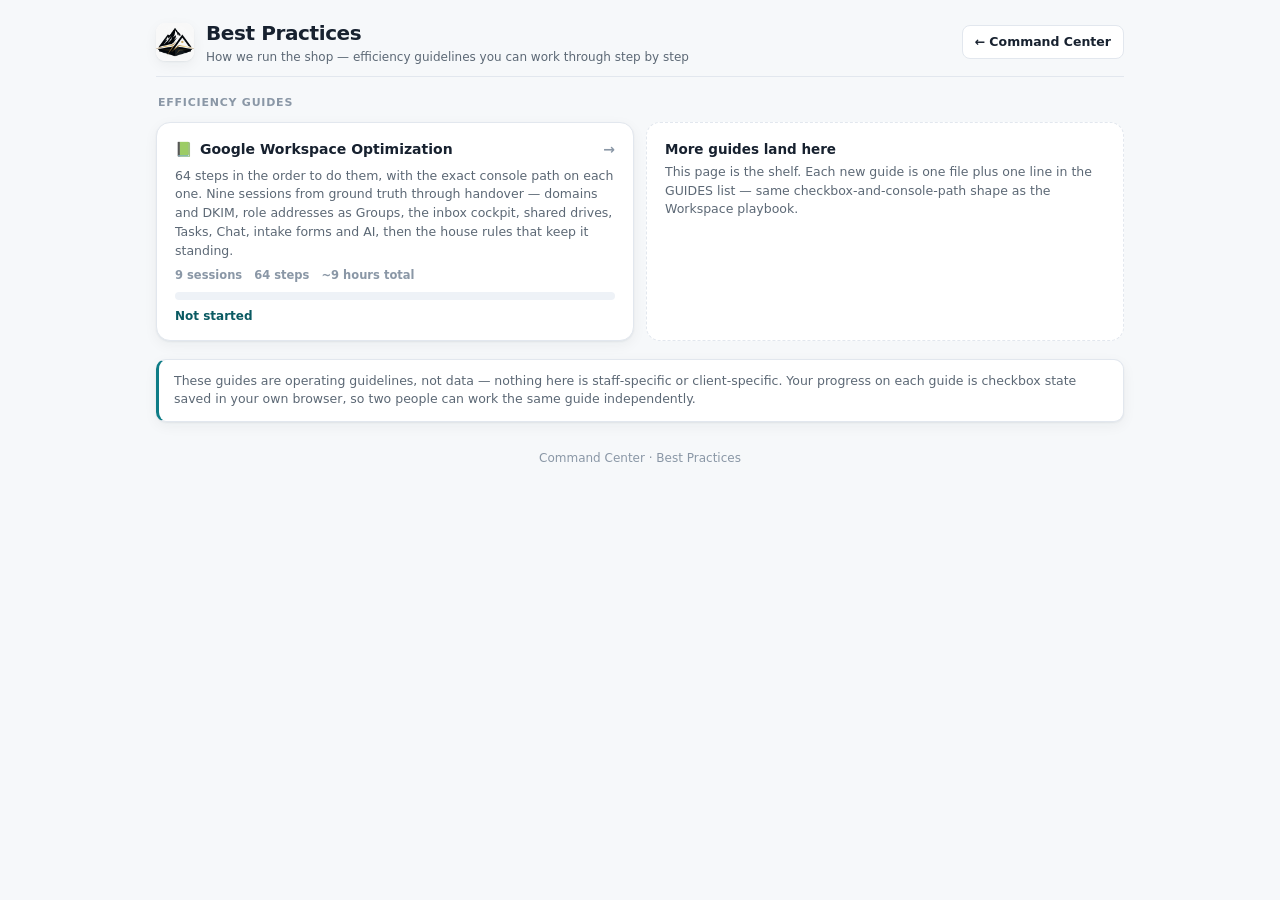
<file: best-practices.html>
<!DOCTYPE html>
<html lang="en">
<head>
<meta charset="UTF-8"><meta name="viewport" content="width=device-width, initial-scale=1">
<title>Command Best Practices</title>
<link rel="icon" type="image/png" href="./favicon.png">
<style>
  :root{--ground:#f6f8fa;--surface:#fff;--surface-2:#eef2f7;--border:#e2e7ee;--ink:#17212f;--muted:#5c6875;--faint:#8a97a6;--accent:#0e7c86;--accent-soft:#d9eef0;--accent-ink:#0a5a62;--ok:#1f9d5b;--ok-bg:#e4f5ec;--warn:#c07708;--warn-bg:#faefdc;--idle-bg:#eceff3;--shadow:0 1px 2px rgba(20,30,45,.06),0 4px 14px rgba(20,30,45,.05);}
  @media (prefers-color-scheme:dark){:root{--ground:#0e1319;--surface:#161d27;--surface-2:#1e2833;--border:#28323f;--ink:#e8edf4;--muted:#93a2b3;--faint:#6b7888;--accent:#26b3bd;--accent-soft:#123037;--accent-ink:#7fd8de;--ok:#39c07d;--ok-bg:#12291f;--warn:#e0a13a;--warn-bg:#2c2413;--idle-bg:#1c242e;--shadow:0 1px 2px rgba(0,0,0,.3),0 6px 18px rgba(0,0,0,.28);}}
  *{box-sizing:border-box;margin:0;padding:0}
  body{background:var(--ground);color:var(--ink);font-family:system-ui,-apple-system,"Segoe UI",Roboto,sans-serif;font-size:14px;line-height:1.5}
  .wrap{max-width:1000px;margin:0 auto;padding:18px 16px 70px}
  header.top{display:flex;flex-wrap:wrap;align-items:center;gap:10px 12px;margin-bottom:18px;padding-bottom:10px;border-bottom:1px solid var(--border)}
  .logo{width:38px;height:38px;border-radius:9px;overflow:hidden;background:#fff;box-shadow:var(--shadow);flex:none}
  .logo img{width:100%;height:100%;object-fit:cover;display:block}
  .title{margin-right:auto;min-width:170px}.title h1{font-size:20px;font-weight:750;letter-spacing:-.02em}.title p{color:var(--muted);font-size:12px}
  .btn{border:1px solid var(--border);background:var(--surface);color:var(--ink);font:inherit;font-size:12.5px;font-weight:600;padding:7px 12px;border-radius:8px;cursor:pointer;text-decoration:none;display:inline-block}
  .btn:hover{border-color:var(--accent)}
  .sect{font-size:11px;font-weight:700;text-transform:uppercase;letter-spacing:.07em;color:var(--faint);margin:6px 2px 10px}
  .grid{display:grid;grid-template-columns:repeat(auto-fit,minmax(280px,1fr));gap:12px}
  a.gtile{background:var(--surface);border:1px solid var(--border);border-radius:14px;padding:16px 18px 15px;box-shadow:var(--shadow);display:flex;flex-direction:column;gap:7px;text-decoration:none;color:inherit;transition:transform .12s,border-color .12s}
  a.gtile:hover{border-color:var(--accent);transform:translateY(-2px)}
  .gtile .tl{font-size:14px;font-weight:700;display:flex;align-items:center;gap:8px}
  .gtile .tl .arrow{margin-left:auto;color:var(--faint)}
  .gtile .ds{font-size:12.5px;color:var(--muted)}
  .gtile .meta{font-size:11.5px;color:var(--faint);display:flex;gap:12px;flex-wrap:wrap;font-weight:600}
  .bar{height:8px;border-radius:999px;background:var(--surface-2);overflow:hidden}
  .bar span{display:block;height:100%;background:var(--accent)}.bar.done span{background:var(--ok)}
  .prog{font-size:12px;font-weight:700;color:var(--accent-ink);font-variant-numeric:tabular-nums}
  .soon{background:var(--surface);border:1px dashed var(--border);border-radius:14px;padding:16px 18px;color:var(--muted);font-size:12.5px}
  .soon b{color:var(--ink);font-size:13.5px;font-weight:700;display:block;margin-bottom:4px}
  .note{background:var(--surface);border:1px solid var(--border);border-left:3px solid var(--accent);border-radius:10px;padding:12px 15px;margin:18px 0 4px;box-shadow:var(--shadow);color:var(--muted);font-size:12.5px}
  .foot{margin-top:26px;color:var(--faint);font-size:12px;text-align:center;line-height:1.7}
</style>
</head>
<body>
<div class="wrap">
  <header class="top">
    <div class="logo"><img src="./command-mark.png" alt="Command"></div>
    <div class="title"><h1>Best Practices</h1><p>How we run the shop — efficiency guidelines you can work through step by step</p></div>
    <a class="btn" href="./">← Command Center</a>
  </header>
  <div class="sect">Efficiency guides</div>
  <div class="grid" id="grid"></div>
  <div class="note">These guides are operating guidelines, not data — nothing here is staff-specific or client-specific.
    Your progress on each guide is checkbox state saved in your own browser, so two people can work the same guide independently.</div>
  <div class="foot">Command Center · Best Practices</div>
</div>
<script>
try{["bp-workspace-v1","bp-workspace-ui-v1","bp-workspace-open-done-v1"].forEach(function(k){var o=localStorage.getItem("sege-"+k);if(o!==null&&localStorage.getItem("command-"+k)===null)localStorage.setItem("command-"+k,o);});}catch(e){} /* one-time carry-over of pre-debrand progress keys */
/* One entry per guide. `key` is the localStorage key that guide writes its checkbox
   state to, and `steps` its step count — that is all the hub needs to show progress. */
const GUIDES=[
  {icon:'📗',t:'Google Workspace Optimization',href:'./workspace-playbook.html',
   d:'64 steps in the order to do them, with the exact console path on each one. Nine sessions from ground truth through handover — domains and DKIM, role addresses as Groups, the inbox cockpit, shared drives, Tasks, Chat, intake forms and AI, then the house rules that keep it standing.',
   meta:['9 sessions','64 steps','~9 hours total'],key:'command-bp-workspace-v1',steps:64}
];
const SOON=[
  {t:'More guides land here',d:'This page is the shelf. Each new guide is one file plus one line in the GUIDES list — same checkbox-and-console-path shape as the Workspace playbook.'}
];
function count(key){ try{ const o=JSON.parse(localStorage.getItem(key)||'{}'); return Object.keys(o||{}).filter(k=>o[k]).length; }catch(e){ return 0; } }
function render(){
  const g=document.getElementById('grid'); g.innerHTML='';
  GUIDES.forEach(x=>{
    const n=count(x.key), pct=x.steps?Math.round(n/x.steps*100):0, all=n>=x.steps;
    const a=document.createElement('a'); a.className='gtile'; a.href=x.href;
    a.innerHTML='<div class="tl"><span>'+x.icon+'</span><span>'+x.t+'</span><span class="arrow">→</span></div>'+
      '<div class="ds">'+x.d+'</div>'+
      '<div class="meta">'+x.meta.map(m=>'<span>'+m+'</span>').join('')+'</div>'+
      '<div class="bar'+(all?' done':'')+'"><span style="width:'+pct+'%"></span></div>'+
      '<div class="prog">'+(n?n+' of '+x.steps+' done · '+pct+'%':'Not started')+'</div>';
    g.appendChild(a);
  });
  SOON.forEach(x=>{
    const d=document.createElement('div'); d.className='soon';
    d.innerHTML='<b>'+x.t+'</b>'+x.d; g.appendChild(d);
  });
}
render();
</script>
</body>
</html>
</file>
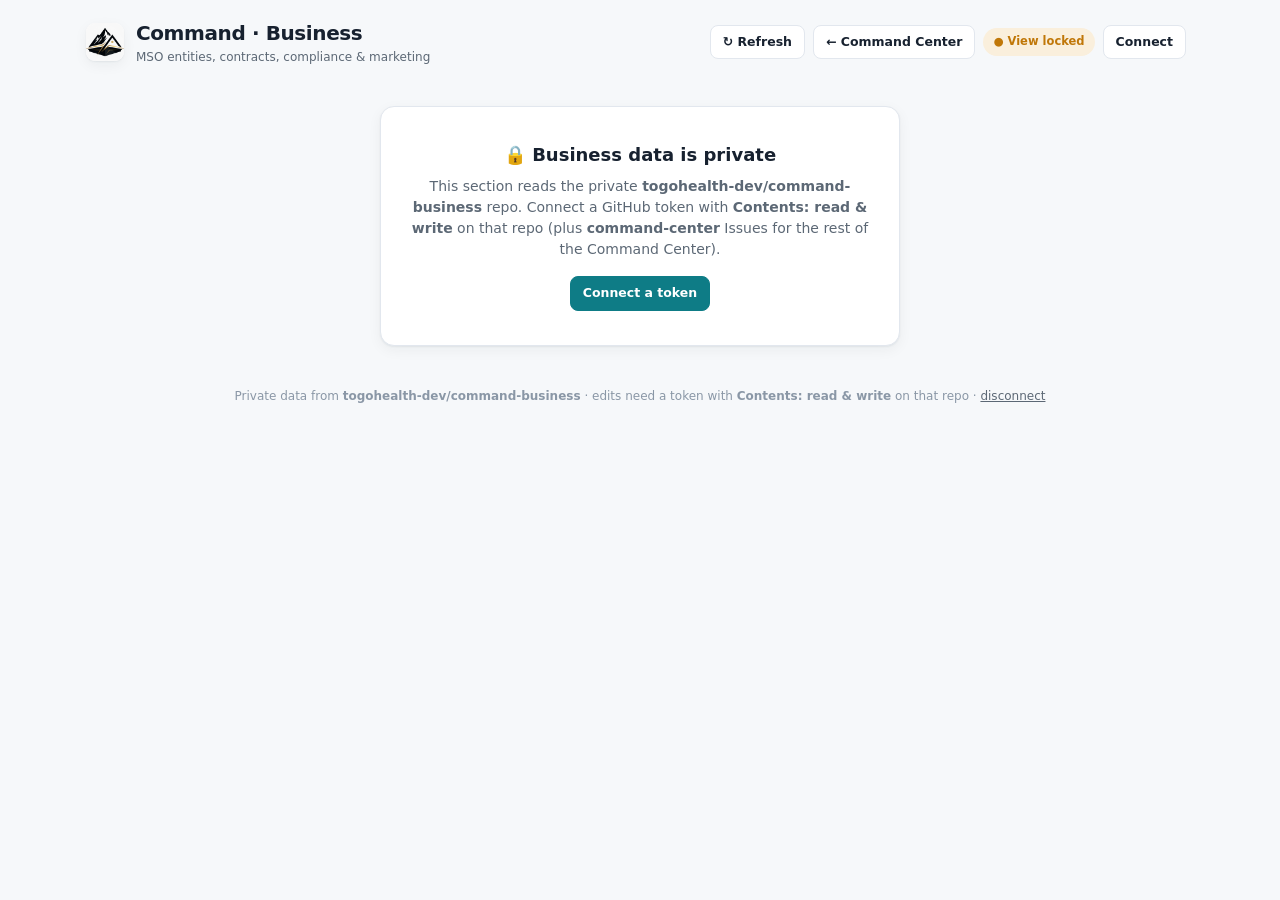
<file: bizworkspace.html>
<!DOCTYPE html>
<html lang="en">
<head>
<meta charset="UTF-8">
<meta name="viewport" content="width=device-width, initial-scale=1">
<title>Command Business</title>
<link rel="icon" type="image/png" href="./favicon.png">
<link rel="apple-touch-icon" href="./apple-touch-icon.png">
<link rel="stylesheet" href="./assets/business.css">
</head>
<body>
<div class="wrap">
  <header class="top">
    <div class="logo"><img src="./command-mark.png" alt="Command"></div>
    <div class="title"><h1>Command · Business</h1><p>MSO entities, contracts, compliance &amp; marketing</p></div>
    <div class="right">
      <button class="btn" onclick="loadAll()">↻ Refresh</button>
      <a class="btn" href="./">← Command Center</a>
      <span id="conn" class="conn off">● View locked</span>
      <button class="btn" id="connectBtn" onclick="openConnect()">Connect</button>
      <span id="meChip"></span>
    </div>
  </header>

  <nav id="nav" style="display:none">
    <button data-v="entities" class="on" onclick="go('entities')">🔵 Entities &amp; Contracts</button>
    <button data-v="compliance" onclick="go('compliance')">📋 State Compliance</button>
    <button data-v="marketing" onclick="go('marketing')">📣 Marketing</button>
    <button data-v="renewals" onclick="go('renewals')">🗓 Renewals</button>
  </nav>

  <div id="view"><div class="msg">Loading…</div></div>

  <div class="foot">Private data from <b>togohealth-dev/command-business</b> · edits need a token with <b>Contents: read &amp; write</b> on that repo ·
    <a href="#" onclick="disconnect();return false">disconnect</a></div>
</div>

<!-- Connect modal -->
<div class="modal" id="connect"><div class="box">
  <h2>Connect a token</h2>
  <p>Paste a GitHub fine-grained personal access token with <b>Contents: read &amp; write</b> on <b>command-business</b> (and <b>Issues</b> on <b>command-center</b> for the rest of the Command Center). A classic <b>repo</b>-scope token also works. Stored only in this browser.</p>
  <input id="pat" type="password" placeholder="github_pat_… or ghp_…">
  <div class="acts" style="justify-content:flex-end">
    <button class="btn" onclick="closeConnect()">Cancel</button>
    <button class="btn pri" onclick="saveConnect()">Connect</button>
  </div>
</div></div>

<!-- Generic add/edit modal -->
<div class="modal" id="modal"><div class="box" id="modalBody"></div></div>

<div id="saving">Saving…</div>
<div id="toast"></div>

<script src="./assets/store.js"></script>
<script src="./assets/business.js"></script>
</body>
</html>
</file>
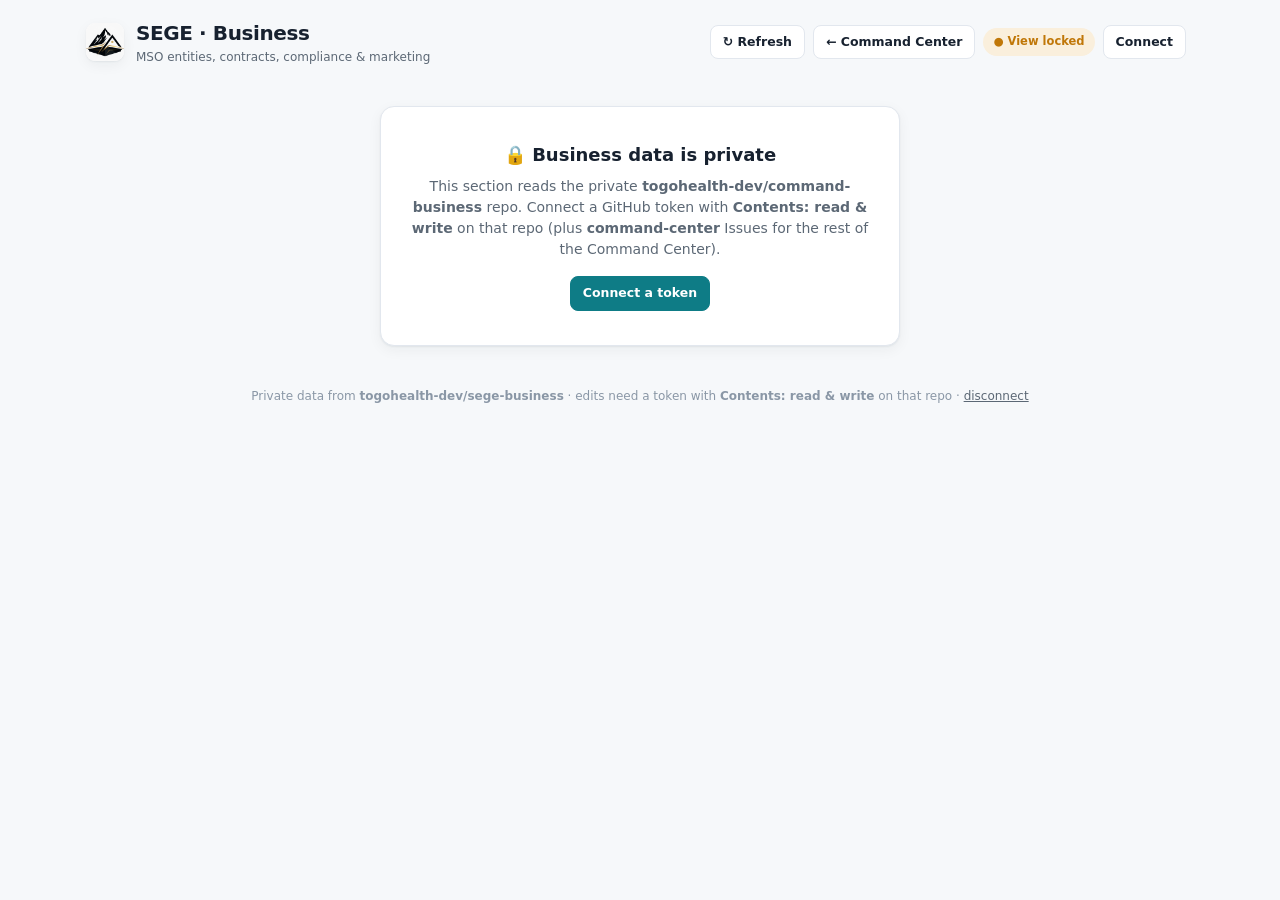
<file: business.html>
<!DOCTYPE html>
<html lang="en">
<head>
<meta charset="UTF-8">
<meta name="viewport" content="width=device-width, initial-scale=1">
<title>SEGE Business</title>
<link rel="icon" type="image/png" href="./favicon.png">
<link rel="apple-touch-icon" href="./apple-touch-icon.png">
<link rel="stylesheet" href="./assets/business.css">
</head>
<body>
<div class="wrap">
  <header class="top">
    <div class="logo"><img src="./sege-mark.png" alt="SEGE"></div>
    <div class="title"><h1>SEGE · Business</h1><p>MSO entities, contracts, compliance &amp; marketing</p></div>
    <div class="right">
      <button class="btn" onclick="loadAll()">↻ Refresh</button>
      <a class="btn" href="./command.html">← Command Center</a>
      <span id="conn" class="conn off">● View locked</span>
      <button class="btn" id="connectBtn" onclick="openConnect()">Connect</button>
      <span id="meChip"></span>
    </div>
  </header>

  <nav id="nav" style="display:none">
    <button data-v="entities" class="on" onclick="go('entities')">🔵 Entities &amp; Contracts</button>
    <button data-v="compliance" onclick="go('compliance')">📋 State Compliance</button>
    <button data-v="marketing" onclick="go('marketing')">📣 Marketing</button>
    <button data-v="renewals" onclick="go('renewals')">🗓 Renewals</button>
  </nav>

  <div id="view"><div class="msg">Loading…</div></div>

  <div class="foot">Private data from <b>togohealth-dev/sege-business</b> · edits need a token with <b>Contents: read &amp; write</b> on that repo ·
    <a href="#" onclick="disconnect();return false">disconnect</a></div>
</div>

<!-- Connect modal -->
<div class="modal" id="connect"><div class="box">
  <h2>Connect a token</h2>
  <p>Paste a GitHub fine-grained personal access token with <b>Contents: read &amp; write</b> on <b>sege-business</b> (and <b>Issues</b> on <b>sege-command</b> for the rest of the Command Center). A classic <b>repo</b>-scope token also works. Stored only in this browser.</p>
  <input id="pat" type="password" placeholder="github_pat_… or ghp_…">
  <div class="acts" style="justify-content:flex-end">
    <button class="btn" onclick="closeConnect()">Cancel</button>
    <button class="btn pri" onclick="saveConnect()">Connect</button>
  </div>
</div></div>

<!-- Generic add/edit modal -->
<div class="modal" id="modal"><div class="box" id="modalBody"></div></div>

<div id="saving">Saving…</div>
<div id="toast"></div>

<script src="./assets/store.js"></script>
<script src="./assets/business.js"></script>
</body>
</html>
</file>
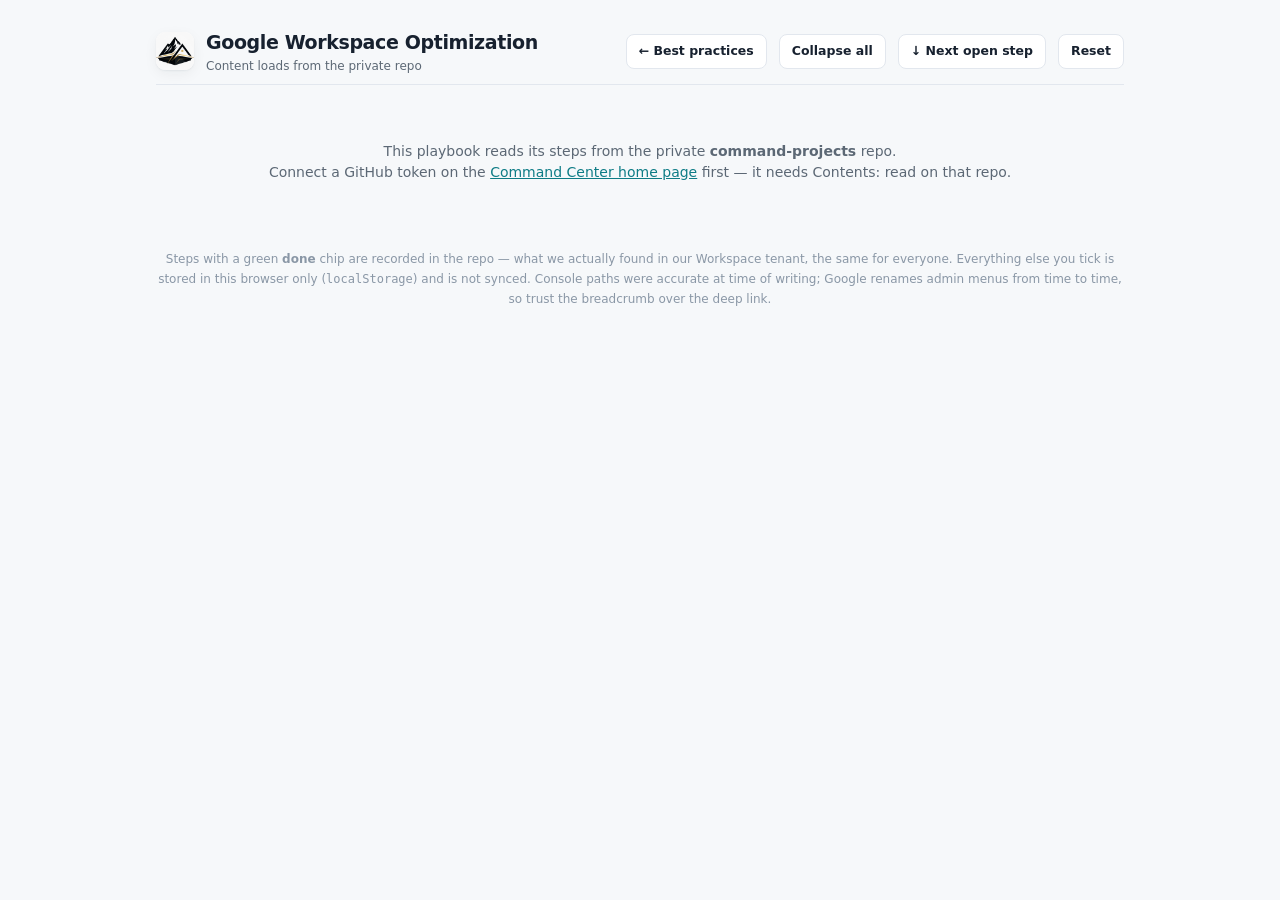
<file: workspace-playbook.html>
<!DOCTYPE html>
<html lang="en">
<head>
<meta charset="UTF-8"><meta name="viewport" content="width=device-width, initial-scale=1">
<title>Google Workspace Optimization — Command Best Practices</title>
<link rel="icon" type="image/png" href="./favicon.png">
<style>
  :root{--ground:#f6f8fa;--surface:#fff;--surface-2:#eef2f7;--border:#e2e7ee;--ink:#17212f;--muted:#5c6875;--faint:#8a97a6;--accent:#0e7c86;--accent-soft:#d9eef0;--accent-ink:#0a5a62;--ok:#1f9d5b;--ok-bg:#e4f5ec;--warn:#c07708;--warn-bg:#faefdc;--bad:#d1453b;--bad-bg:#fbe4e2;--idle:#8a97a6;--idle-bg:#eceff3;--shadow:0 1px 2px rgba(20,30,45,.06),0 4px 14px rgba(20,30,45,.05);}
  @media (prefers-color-scheme:dark){:root{--ground:#0e1319;--surface:#161d27;--surface-2:#1e2833;--border:#28323f;--ink:#e8edf4;--muted:#93a2b3;--faint:#6b7888;--accent:#26b3bd;--accent-soft:#123037;--accent-ink:#7fd8de;--ok:#39c07d;--ok-bg:#12291f;--warn:#e0a13a;--warn-bg:#2c2413;--bad:#e5695f;--bad-bg:#2e1a19;--idle:#6b7888;--idle-bg:#1c242e;--shadow:0 1px 2px rgba(0,0,0,.3),0 6px 18px rgba(0,0,0,.28);}}
  *{box-sizing:border-box;margin:0;padding:0}
  body{background:var(--ground);color:var(--ink);font-family:system-ui,-apple-system,"Segoe UI",Roboto,sans-serif;font-size:14px;line-height:1.5}
  .wrap{max-width:1000px;margin:0 auto;padding:18px 16px 80px}
  header.top{display:flex;flex-wrap:wrap;align-items:center;gap:10px 12px;margin-bottom:16px;position:sticky;top:0;background:var(--ground);padding:10px 0 9px;z-index:20;border-bottom:1px solid var(--border)}
  .logo{width:38px;height:38px;border-radius:9px;overflow:hidden;background:#fff;box-shadow:var(--shadow);flex:none}
  .logo img{width:100%;height:100%;object-fit:cover;display:block}
  .title{margin-right:auto;min-width:170px}.title h1{font-size:19px;font-weight:750;letter-spacing:-.02em}.title p{color:var(--muted);font-size:12px}
  .btn{border:1px solid var(--border);background:var(--surface);color:var(--ink);font:inherit;font-size:12.5px;font-weight:600;padding:7px 12px;border-radius:8px;cursor:pointer;text-decoration:none;display:inline-block}
  .btn:hover{border-color:var(--accent)}.btn.pri{background:var(--accent);color:#fff;border-color:var(--accent)}
  .totals{display:flex;align-items:center;gap:11px;background:var(--surface);border:1px solid var(--border);border-radius:12px;box-shadow:var(--shadow);padding:13px 16px;margin-bottom:16px}
  .totals .big{font-size:26px;font-weight:780;letter-spacing:-.02em;font-variant-numeric:tabular-nums;flex:none}
  .totals .sub{color:var(--muted);font-size:12px}
  .bar{height:9px;border-radius:999px;background:var(--surface-2);overflow:hidden;flex:1;min-width:80px}
  .bar span{display:block;height:100%;background:var(--accent);transition:width .2s}
  .bar.done span{background:var(--ok)}
  .sect{font-size:11px;font-weight:700;text-transform:uppercase;letter-spacing:.07em;color:var(--faint);margin:22px 2px 9px}
  .card{background:var(--surface);border:1px solid var(--border);border-radius:12px;box-shadow:var(--shadow);margin-bottom:14px;overflow:hidden}
  .card>h3{padding:12px 16px;font-size:13px;font-weight:700;border-bottom:1px solid var(--border);display:flex;gap:8px;align-items:center;flex-wrap:wrap}
  .card>h3 .count{margin-left:auto;color:var(--muted);font-weight:600;font-size:12px;font-variant-numeric:tabular-nums}
  .note{background:var(--surface);border:1px solid var(--border);border-left:3px solid var(--accent);border-radius:10px;padding:12px 15px;margin-bottom:11px;box-shadow:var(--shadow)}
  .note h4{font-size:12.5px;font-weight:700;margin-bottom:3px}
  .note p{color:var(--muted);font-size:12.5px}
  .note.call{border-left-color:var(--warn)}
  /* session block */
  .sh{display:flex;align-items:center;gap:11px;padding:12px 15px;background:var(--surface-2);cursor:pointer;user-select:none;border-bottom:1px solid var(--border)}
  .sh:hover{background:var(--accent-soft)}
  .sh .num{width:26px;height:26px;border-radius:8px;background:var(--accent);color:#fff;font-weight:750;font-size:12.5px;display:grid;place-items:center;flex:none}
  .sh.allok .num{background:var(--ok)}
  .sh .lb{flex:1;min-width:0}
  .sh .lb b{font-size:13.5px;font-weight:700}
  .sh .lb div{font-size:12px;color:var(--muted)}
  .sh .cnt{font-size:11.5px;font-weight:700;padding:2px 9px;border-radius:999px;background:var(--idle-bg);color:var(--faint);white-space:nowrap;font-variant-numeric:tabular-nums}
  .sh.allok .cnt{background:var(--ok-bg);color:var(--ok)}
  .sh .caret{color:var(--faint);font-weight:700;flex:none;transition:transform .15s}
  .sh[aria-expanded=false] .caret{transform:rotate(-90deg)}
  .steps{border-bottom:1px solid var(--border)}
  .steps[hidden]{display:none}
  /* step */
  .st{border-bottom:1px solid var(--border)}
  .st:last-child{border-bottom:0}
  .st:hover{background:var(--surface-2)}
  .st.on{background:var(--ok-bg)}
  @media (prefers-color-scheme:dark){.st.on{background:#12291f}}
  .srow{display:flex;gap:11px;padding:12px 15px;align-items:flex-start}
  .st.on .srow{cursor:pointer}
  .st input[type=checkbox]{width:19px;height:19px;flex:none;margin-top:1px;accent-color:var(--accent);cursor:pointer}
  .sbody{padding:0 15px 13px 45px}
  .sbody[hidden]{display:none}
  .st .hd{flex:1;min-width:0;display:flex;gap:8px;align-items:baseline;flex-wrap:wrap}
  .st .caret{color:var(--faint);font-weight:700;flex:none;transition:transform .15s;margin-top:1px}
  /* the DONE badge — deliberately larger than the small tags beside it */
  .donebig{display:inline-flex;align-items:baseline;gap:7px;font-size:12.5px;font-weight:800;
    text-transform:uppercase;letter-spacing:.08em;padding:4px 12px;border-radius:999px;
    background:var(--ok-bg);color:var(--ok);box-shadow:inset 0 0 0 1.5px currentColor;white-space:nowrap;flex:none}
  .donebig em{font-style:normal;font-weight:650;font-size:11px;letter-spacing:.02em;opacity:.8}
  .st .sn{font-size:11px;font-weight:750;color:var(--faint);font-variant-numeric:tabular-nums;flex:none}
  .st .tt{font-weight:650;font-size:13.5px}
  .st.on .tt{text-decoration:line-through;text-decoration-color:var(--faint);color:var(--muted)}
  .st .dd{color:var(--muted);font-size:12.5px;margin-top:3px}
  .st .paths{margin-top:6px;display:flex;flex-direction:column;gap:4px}
  .pth{font-family:ui-monospace,SFMono-Regular,Menlo,Consolas,monospace;font-size:11.5px;background:var(--surface-2);border:1px solid var(--border);border-radius:7px;padding:4px 9px;display:inline-block;overflow-wrap:anywhere;color:var(--accent-ink)}
  a.pth{text-decoration:none}a.pth:hover{border-color:var(--accent)}
  .tag{font-size:10px;font-weight:750;text-transform:uppercase;letter-spacing:.05em;padding:2px 7px;border-radius:999px;white-space:nowrap;flex:none}
  .tag.decide{background:var(--warn-bg);color:var(--warn)}
  .tag.gotcha{background:var(--bad-bg);color:var(--bad)}
  .tag.dns{background:var(--accent-soft);color:var(--accent-ink)}
  .tag.rec{background:var(--ok-bg);color:var(--ok)}
  .tag.open{background:var(--warn-bg);color:var(--warn)}
  .st .status{margin-top:7px;border-left:3px solid var(--ok);background:var(--ok-bg);border-radius:0 8px 8px 0;padding:8px 11px;font-size:12.5px;line-height:1.55}
  .st .status .lbl{font-size:10px;font-weight:750;text-transform:uppercase;letter-spacing:.05em;color:var(--ok);display:block;margin-bottom:2px}
  .st .status.o{border-left-color:var(--warn);background:var(--warn-bg)}
  .st .status.o .lbl{color:var(--warn)}
  .st input[type=checkbox]:disabled{cursor:default}
  .foot{margin-top:26px;color:var(--faint);font-size:12px;text-align:center;line-height:1.7}
  .srcs{font-size:12px;color:var(--muted);line-height:1.9}
  #toast{position:fixed;bottom:22px;left:50%;transform:translateX(-50%);background:var(--ink);color:var(--ground);padding:10px 18px;border-radius:9px;font-size:13px;font-weight:600;opacity:0;transition:.2s;pointer-events:none;z-index:99}#toast.show{opacity:1}
  .msg{padding:40px;text-align:center;color:var(--muted)}
</style>
</head>
<body>
<div class="wrap">
  <header class="top">
    <div class="logo"><img src="./command-mark.png" alt="Command"></div>
    <div class="title"><h1>Google Workspace Optimization</h1><p id="subhead">in the order to do them · progress saved in this browser</p></div>
    <a class="btn" href="./best-practices.html">← Best practices</a>
    <button class="btn" id="expandBtn">Collapse all</button>
    <button class="btn" id="nextBtn">↓ Next open step</button>
    <button class="btn" id="resetBtn">Reset</button>
  </header>
  <div id="view"><div class="msg">Loading…</div></div>
  <div class="foot">Steps with a green <b>done</b> chip are recorded in the repo — what we actually found in our Workspace tenant, the same for everyone.
    Everything else you tick is stored in this browser only (<code>localStorage</code>) and is not synced.
    Console paths were accurate at time of writing; Google renames admin menus from time to time, so trust the breadcrumb over the deep link.</div>
</div>
<div id="toast"></div>
<script>
window.onerror=function(m,s,l){var v=document.getElementById('view');
  if(v)v.innerHTML='<div class="msg">Something broke rendering this page:<br><b>'+String(m)+'</b><br><span style="font-size:12px">line '+l+'</span></div>';};

try{["bp-workspace-v1","bp-workspace-ui-v1","bp-workspace-open-done-v1"].forEach(function(k){var o=localStorage.getItem("sege-"+k);if(o!==null&&localStorage.getItem("command-"+k)===null)localStorage.setItem("command-"+k,o);});}catch(e){} /* one-time carry-over of pre-debrand progress keys */
const KEY='command-bp-workspace-v1';      // checkbox state
const UIKEY='command-bp-workspace-ui-v1'; // which sessions are open
const DKEY='command-bp-workspace-open-done-v1'; // which DONE steps the reader has expanded
const AC='https://admin.google.com';

/* ═════════ the playbook ═════════ */
/* ═════════ the playbook ═════════
   Every step, decision, seat count, entity name and figure lives in the PRIVATE
   command-projects repo and is fetched at runtime — see loadPlaybook() at the bottom.
   Nothing fact-bearing may be inlined here: this file is public. ═════════ */
let SESSIONS=[];

/* ═════════ decisions worth making before you start ═════════ */
let HEADS=[];
let CALLS=[];
const SOURCES=[
 ['Google Workspace security checklist','https://support.google.com/a/answer/9184226'],
 ['Admin account best practices','https://support.google.com/a/answer/9011373'],
 ['Shared drive best practices','https://support.google.com/a/users/answer/9310249'],
 ['Multiple domains: limitations','https://support.google.com/a/answer/7502379'],
 ['Authenticate email with DKIM','https://support.google.com/a/answer/174124'],
 ['Collaborative Inbox vs. delegation','https://support.google.com/a/users/answer/9308648'],
 ['Group communication in Gmail','https://support.google.com/a/users/answer/9308384'],
 ['Spaces in Google Chat','https://support.google.com/chat/answer/7653428'],
 ['Google Workspace HIPAA implementation guide','https://support.google.com/a/answer/3407054'],
 ['BAA Attachment 1 — HIPAA included functionality','https://workspace.google.com/terms/2015/1/hipaa_functionality.html'],
 ['BAA Attachment 2 — HIPAA implementation guide (PDF)','https://services.google.com/fh/files/misc/gsuite_cloud_identity_hipaa_implementation_guide.pdf'],
 ['API controls / third-party app access','https://support.google.com/a/answer/7281227'],
 ['NotebookLM help','https://support.google.com/notebooklm']
];
/* ═════════ state ═════════ */
let done={}, open={}, dopen={};
const seedRecorded=()=>SESSIONS.forEach(s=>s.steps.forEach((st,i)=>{ if(st.done) done[sid(s,i)]=true; }));
function loadState(){
  try{ done=JSON.parse(localStorage.getItem(KEY)||'{}')||{}; }catch(e){ done={}; }
  seedRecorded();
  try{ open=JSON.parse(localStorage.getItem(UIKEY)||'null')||null; }catch(e){ open=null; }
  try{ dopen=JSON.parse(localStorage.getItem(DKEY)||'{}')||{}; }catch(e){ dopen={}; }
  if(!open){ open={}; SESSIONS.forEach(s=>open[s.n]=true); }
}
const saveDone=()=>{ try{localStorage.setItem(KEY,JSON.stringify(done));}catch(e){} };
const saveOpen=()=>{ try{localStorage.setItem(UIKEY,JSON.stringify(open));}catch(e){} };
const saveDOpen=()=>{ try{localStorage.setItem(DKEY,JSON.stringify(dopen));}catch(e){} };

/* ═════════ helpers ═════════ */
const $=s=>document.querySelector(s);
const el=(t,c,h)=>{const e=document.createElement(t);if(c)e.className=c;if(h!=null)e.innerHTML=h;return e;};
const esc=s=>String(s==null?'':s).replace(/&/g,'&amp;').replace(/</g,'&lt;').replace(/>/g,'&gt;').replace(/"/g,'&quot;');
const sid=(s,i)=>'s'+s.n+'-'+i;
const mins=m=>m>=60?(m%60?(m/60).toFixed(1).replace('.0','')+'h':(m/60)+'h'):m+'m';
const sDone=s=>s.steps.filter((_,i)=>done[sid(s,i)]).length;
let TOTAL=0;  // recomputed by computeIndex() once the payload lands
const allDone=()=>SESSIONS.reduce((n,s)=>n+sDone(s),0);
let tt;function toast(m){const e=$('#toast');e.textContent=m;e.classList.add('show');clearTimeout(tt);tt=setTimeout(()=>e.classList.remove('show'),1800);}

/* global step numbers 1..N, assigned in session order */
const GNUM={};
function computeIndex(){
  TOTAL=SESSIONS.reduce((n,s)=>n+s.steps.length,0);
  let n=0; SESSIONS.forEach(s=>s.steps.forEach((_,i)=>{GNUM[sid(s,i)]=++n;}));
}

/* ═════════ render ═════════ */
function pathHTML(st){
  const paths=st.p||[];
  return '<div class="paths">'+paths.map((p,i)=>{
    const linked=(i===0&&st.u);
    return linked
      ? '<a class="pth" href="'+esc(st.u)+'" target="_blank" rel="noopener">'+esc(p)+' ↗</a>'
      : '<span class="pth">'+esc(p)+'</span>';
  }).join('')+'</div>';
}
/* A step carries `done` (the date we recorded it) and/or `s` (what we found).
   Recorded steps are facts about our tenant committed to the repo, so the
   checkbox is locked — localStorage is per-browser and would not reach anyone else. */
function statusHTML(st){
  let h='';
  if(st.s) h+='<div class="status"><span class="lbl">Status'+(st.done?' · '+esc(st.done):'')+'</span>'+
              [].concat(st.s).map(x=>esc(x)).join('<br>')+'</div>';
  if(st.open) h+='<div class="status o"><span class="lbl">Still open</span>'+
                 [].concat(st.open).map(x=>esc(x)).join('<br>')+'</div>';
  return h;
}
/* A done step collapses to its title and its DONE badge — the detail is still
   there, one click away, but a finished step stops competing for the eye.
   Steps you tick yourself collapse the same way; unticking reopens them. */
function stepNode(s,i){
  const st=s.steps[i], id=sid(s,i), rec=!!st.done;
  const row=el('div','st');
  row.id='step-'+GNUM[id];

  const head=el('div','srow');
  const cb=el('input');cb.type='checkbox';cb.checked=rec||!!done[id];cb.disabled=rec;
  head.appendChild(cb);
  let tag=st.tag?'<span class="tag '+st.tag+'">'+(st.tag==='decide'?'decide':st.tag==='gotcha'?'gotcha':'DNS')+'</span>':'';
  if(rec) tag+='<span class="donebig">\u2713 Done<em>'+esc(st.done)+'</em></span>';
  else if(st.s||st.open) tag+='<span class="tag open">in progress</span>';
  head.appendChild(el('div','hd',
    '<span class="sn">'+GNUM[id]+'</span><span class="tt">'+esc(st.t)+'</span>'+tag));
  const car=el('span','caret','\u25be');
  head.appendChild(car);
  row.appendChild(head);

  const body=el('div','sbody','<div class="dd">'+esc(st.d)+'</div>'+pathHTML(st)+statusHTML(st));
  row.appendChild(body);

  const sync=()=>{
    const on=cb.checked, shut=on&&!dopen[id];
    row.classList.toggle('on',on);
    car.style.display=on?'':'none';
    car.style.transform=shut?'rotate(-90deg)':'';
    body.hidden=shut;
  };
  cb.onchange=()=>{
    if(cb.checked)done[id]=true; else { delete done[id]; delete dopen[id]; }
    saveDone(); saveDOpen(); sync(); refreshCounts();
  };
  head.onclick=e=>{
    if(e.target===cb||!cb.checked) return;      // the box is the box; open steps stay open
    if(dopen[id]) delete dopen[id]; else dopen[id]=true;
    saveDOpen(); sync();
  };
  sync();
  return row;
}
function sessionNode(s){
  const c=el('div','card'), n=sDone(s), all=n===s.steps.length;
  const h=el('div','sh'+(all?' allok':''));
  h.setAttribute('role','button');h.setAttribute('aria-expanded',open[s.n]?'true':'false');h.tabIndex=0;
  h.innerHTML='<div class="num">'+(all?'✓':s.n)+'</div>'+
    '<div class="lb"><b>'+esc(s.t)+'</b> <span style="color:var(--faint);font-weight:600;font-size:12px">· '+mins(s.min)+'</span>'+
    '<div>'+esc(s.fix)+'</div></div>'+
    '<span class="cnt">'+n+'/'+s.steps.length+'</span><span class="caret">▾</span>';
  h.id='sh-'+s.n;
  c.appendChild(h);
  const body=el('div','steps'); if(!open[s.n]) body.hidden=true;
  s.steps.forEach((_,i)=>body.appendChild(stepNode(s,i)));
  c.appendChild(body);
  const toggle=()=>{ open[s.n]=!open[s.n]; saveOpen();
    body.hidden=!open[s.n]; h.setAttribute('aria-expanded',open[s.n]?'true':'false'); syncExpandBtn(); };
  h.onclick=toggle;
  h.onkeydown=e=>{ if(e.key==='Enter'||e.key===' '){ e.preventDefault(); toggle(); } };
  return c;
}
function totalsHTML(){
  const n=allDone(), pct=Math.round(n/TOTAL*100), sc=SESSIONS.filter(s=>sDone(s)===s.steps.length).length;
  return '<div class="big">'+n+'<span style="color:var(--faint);font-size:15px;font-weight:650">/'+TOTAL+'</span></div>'+
    '<div style="flex:1;min-width:120px"><div class="bar'+(n===TOTAL?' done':'')+'"><span style="width:'+pct+'%"></span></div>'+
    '<div class="sub" style="margin-top:5px">'+(n===TOTAL?'All '+TOTAL+' steps done.':pct+'% · '+sc+' of '+SESSIONS.length+' sessions complete')+'</div></div>';
}
/* Counts only — never rebuilds the step list, so ticking a box near step 50
   does not collapse the page and throw your scroll position away. */
function refreshCounts(){
  const t=$('#totals'); if(t) t.innerHTML=totalsHTML();
  SESSIONS.forEach(s=>{
    const h=document.getElementById('sh-'+s.n); if(!h) return;
    const d=sDone(s), all=d===s.steps.length;
    h.classList.toggle('allok',all);
    h.querySelector('.cnt').textContent=d+'/'+s.steps.length;
    h.querySelector('.num').textContent=all?'✓':s.n;
  });
}
function syncExpandBtn(){ $('#expandBtn').textContent=SESSIONS.every(s=>open[s.n])?'Collapse all':'Expand all'; }
function render(){
  const v=$('#view'); v.innerHTML='';
  const tot=el('div','totals'); tot.id='totals'; tot.innerHTML=totalsHTML();
  v.appendChild(tot);

  v.appendChild(el('div','sect','Decide these before session 1'));
  HEADS.forEach(x=>v.appendChild(el('div','note','<h4>'+esc(x.t)+'</h4><p>'+esc(x.b)+'</p>')));
  v.appendChild(el('div','sect','Two calls already made for you'));
  CALLS.forEach(x=>v.appendChild(el('div','note call','<h4>'+esc(x.t)+'</h4><p>'+esc(x.b)+'</p>')));

  v.appendChild(el('div','sect','The nine sessions — do them in this order'));
  SESSIONS.forEach(s=>v.appendChild(sessionNode(s)));

  v.appendChild(el('div','sect','Sources'));
  v.appendChild(el('div','card','<div class="srcs" style="padding:13px 16px">'+
    SOURCES.map(([t,u])=>'<a href="'+esc(u)+'" target="_blank" rel="noopener" style="color:var(--accent)">'+esc(t)+'</a>').join(' · ')+
    '</div>'));

  syncExpandBtn();
}

/* ═════════ controls ═════════ */
function toggleAll(){
  const anyClosed=SESSIONS.some(s=>!open[s.n]);
  SESSIONS.forEach(s=>open[s.n]=anyClosed); saveOpen(); render();
}
function nextOpen(){
  for(const s of SESSIONS){
    for(let i=0;i<s.steps.length;i++){
      const id=sid(s,i);
      if(!done[id]){
        if(!open[s.n]){
          open[s.n]=true; saveOpen();
          const h=document.getElementById('sh-'+s.n);
          if(h){ h.nextSibling.hidden=false; h.setAttribute('aria-expanded','true'); syncExpandBtn(); }
        }
        const node=document.getElementById('step-'+GNUM[id]);
        if(node){ node.scrollIntoView({behavior:'smooth',block:'center'});
          node.style.transition='none'; node.style.boxShadow='inset 0 0 0 2px var(--accent)';
          setTimeout(()=>{node.style.transition='box-shadow .6s';node.style.boxShadow='none';},700); }
        return toast('Step '+GNUM[id]+' — session '+s.n);
      }
    }
  }
  toast('Nothing left. All '+TOTAL+' done.');
}
function resetAll(){
  if(!confirm('Clear your checkboxes in this browser? Steps recorded in the repo stay done. This cannot be undone.'))return;
  done={}; dopen={}; seedRecorded(); saveDone(); saveDOpen(); render(); toast('Reset — steps recorded in the repo stay done');
}

/* ═════════ boot (last thing in the module — nothing above may call a view fn) ═════════ */
const PROJ='togohealth-dev/command-projects', PBPATH='docs/workspace-playbook.json';
const PAT_KEY='command-center-pat', PAT_KEY_LEGACY='sege-command-pat', PAT_KEY_LEGACY2='sege-tracker-pat';
const pat=()=>localStorage.getItem(PAT_KEY)||localStorage.getItem(PAT_KEY_LEGACY)||localStorage.getItem(PAT_KEY_LEGACY2)||'';

function gateMsg(html){
  const v=$('#view'); if(v) v.innerHTML='<div class="msg">'+html+'</div>';
  $('#subhead').textContent='Content loads from the private repo';
}

async function loadPlaybook(){
  const t=pat();
  if(!t){ return gateMsg('This playbook reads its steps from the private <b>command-projects</b> repo.<br>'+
    'Connect a GitHub token on the <a href="./" style="color:var(--accent)">Command Center home page</a> first — it needs Contents: read on that repo.'); }
  let r;
  try{
    r=await fetch('https://api.github.com/repos/'+PROJ+'/contents/'+PBPATH,
      {headers:{Authorization:'Bearer '+t,Accept:'application/vnd.github.raw'}});
  }catch(e){ return gateMsg('Could not reach GitHub: '+esc(e.message)); }
  if(r.status===404) return gateMsg('Signed in, but <code>'+esc(PBPATH)+'</code> was not found in <b>command-projects</b>.');
  if(!r.ok) return gateMsg('Your token cannot read <b>command-projects</b> (HTTP '+r.status+'). Give it Contents: read on that repo.');

  const d=await r.json();
  SESSIONS=d.sessions||[]; HEADS=d.heads||[]; CALLS=d.calls||[];
  computeIndex();
  loadState();
  $('#subhead').textContent=TOTAL+' steps, in the order to do them · progress saved in this browser';
  render();
}

/* ═════════ boot (last thing in the module — nothing above may call a view fn) ═════════ */
function boot(){
  $('#expandBtn').onclick=toggleAll;
  $('#nextBtn').onclick=nextOpen;
  $('#resetBtn').onclick=resetAll;
  loadPlaybook();
}
boot();
</script>
</body>
</html>
</file>
<file: assets/business.css>
:root{
  --ground:#f6f8fa; --surface:#fff; --surface-2:#eef2f7; --border:#e2e7ee;
  --ink:#17212f; --muted:#5c6875; --faint:#8a97a6;
  --accent:#0e7c86; --accent-soft:#d9eef0; --accent-ink:#0a5a62;
  --ok:#1f9d5b; --ok-bg:#e4f5ec; --warn:#c07708; --warn-bg:#faefdc;
  --bad:#d1453b; --bad-bg:#fbe4e2; --idle:#8a97a6; --idle-bg:#eceff3;
  --shadow:0 1px 2px rgba(20,30,45,.06),0 4px 14px rgba(20,30,45,.05);
}
@media (prefers-color-scheme:dark){:root{
  --ground:#0e1319; --surface:#161d27; --surface-2:#1e2833; --border:#28323f;
  --ink:#e8edf4; --muted:#93a2b3; --faint:#6b7888;
  --accent:#26b3bd; --accent-soft:#123037; --accent-ink:#7fd8de;
  --ok:#39c07d; --ok-bg:#12291f; --warn:#e0a13a; --warn-bg:#2c2413;
  --bad:#e5695f; --bad-bg:#2e1a19; --idle:#6b7888; --idle-bg:#1c242e;
  --shadow:0 1px 2px rgba(0,0,0,.3),0 6px 18px rgba(0,0,0,.28);
}}
:root[data-theme="light"]{--ground:#f6f8fa;--surface:#fff;--surface-2:#eef2f7;--border:#e2e7ee;--ink:#17212f;--muted:#5c6875;--faint:#8a97a6;--accent:#0e7c86;--accent-soft:#d9eef0;--accent-ink:#0a5a62;--ok:#1f9d5b;--ok-bg:#e4f5ec;--warn:#c07708;--warn-bg:#faefdc;--bad:#d1453b;--bad-bg:#fbe4e2;--idle:#8a97a6;--idle-bg:#eceff3;--shadow:0 1px 2px rgba(20,30,45,.06),0 4px 14px rgba(20,30,45,.05);}
:root[data-theme="dark"]{--ground:#0e1319;--surface:#161d27;--surface-2:#1e2833;--border:#28323f;--ink:#e8edf4;--muted:#93a2b3;--faint:#6b7888;--accent:#26b3bd;--accent-soft:#123037;--accent-ink:#7fd8de;--ok:#39c07d;--ok-bg:#12291f;--warn:#e0a13a;--warn-bg:#2c2413;--bad:#e5695f;--bad-bg:#2e1a19;--idle:#6b7888;--idle-bg:#1c242e;--shadow:0 1px 2px rgba(0,0,0,.3),0 6px 18px rgba(0,0,0,.28);}
*{box-sizing:border-box;margin:0;padding:0}
body{background:var(--ground);color:var(--ink);font-family:system-ui,-apple-system,"Segoe UI",Roboto,sans-serif;font-size:14px;line-height:1.5}
.tnum{font-variant-numeric:tabular-nums}
.wrap{max-width:1140px;margin:0 auto;padding:18px 16px 60px}
header.top{display:flex;flex-wrap:wrap;align-items:center;gap:12px;margin-bottom:16px}
.logo{width:38px;height:38px;border-radius:9px;overflow:hidden;background:#fff;flex:none;box-shadow:var(--shadow)}
.logo img{width:100%;height:100%;object-fit:cover;display:block}
.title h1{font-size:20px;font-weight:750;letter-spacing:-.02em}
.title p{color:var(--muted);font-size:12px}
.top .right{margin-left:auto;display:flex;gap:8px;align-items:center;flex-wrap:wrap}
.btn{border:1px solid var(--border);background:var(--surface);color:var(--ink);font:inherit;font-size:12.5px;font-weight:600;padding:7px 12px;border-radius:8px;cursor:pointer;text-decoration:none;display:inline-flex;align-items:center;gap:6px}
.btn:hover{border-color:var(--accent)}
.btn.pri{background:var(--accent);color:#fff;border-color:var(--accent)}
.btn:disabled{opacity:.5;cursor:default}
.conn{font-size:11.5px;font-weight:600;padding:5px 10px;border-radius:999px}
.conn.on{background:var(--ok-bg);color:var(--ok)} .conn.off{background:var(--warn-bg);color:var(--warn)}
.me{display:flex;align-items:center;gap:8px;border:1px solid var(--border);background:var(--surface);border-radius:999px;padding:4px 13px 4px 4px;font-weight:650;font-size:12.5px}
.me .avatar{width:26px;height:26px;font-size:11px;border-radius:50%}
/* nav tabs */
.nav{display:flex;gap:6px;flex-wrap:wrap;margin-bottom:20px;border-bottom:1px solid var(--border);padding-bottom:0}
.nav button{border:0;border-bottom:2px solid transparent;background:none;color:var(--muted);font:inherit;font-size:13.5px;font-weight:650;padding:8px 12px;cursor:pointer;margin-bottom:-1px}
.nav button:hover{color:var(--ink)}
.nav button.on{color:var(--accent);border-bottom-color:var(--accent)}
/* stat strip */
.stats{display:grid;grid-template-columns:repeat(auto-fit,minmax(120px,1fr));gap:10px;margin-bottom:18px}
.stat{background:var(--surface);border:1px solid var(--border);border-radius:12px;box-shadow:var(--shadow);padding:12px 14px}
.stat b{font-size:26px;font-weight:780;letter-spacing:-.02em;display:block;line-height:1.15}
.stat span{font-size:11px;color:var(--muted);text-transform:uppercase;letter-spacing:.05em;font-weight:700}
/* filters + crumb */
.crumb{display:flex;align-items:center;gap:11px;margin-bottom:14px;flex-wrap:wrap}
.crumb h2{font-size:18px;font-weight:750;letter-spacing:-.01em;display:flex;align-items:center;gap:8px}
.crumb .count{color:var(--muted);font-size:13px;font-weight:600}
.back{border:1px solid var(--border);background:var(--surface);color:var(--ink);font:inherit;font-size:12.5px;font-weight:600;padding:7px 12px;border-radius:8px;cursor:pointer}
.back:hover{border-color:var(--accent)}
.filters{display:flex;gap:10px;flex-wrap:wrap;margin-bottom:14px;align-items:flex-end}
.fg{display:flex;flex-direction:column;gap:3px}
.fg label{font-size:10px;font-weight:700;text-transform:uppercase;letter-spacing:.06em;color:var(--faint)}
.fg select,.fg input{border:1px solid var(--border);background:var(--surface);color:var(--ink);border-radius:8px;padding:7px 10px;font:inherit;font-size:12.5px;font-weight:600;min-width:150px;cursor:pointer}
.fg select:hover{border-color:var(--accent)}
.sect{font-size:11px;font-weight:700;letter-spacing:.08em;text-transform:uppercase;color:var(--faint);margin:20px 2px 8px}
.card{background:var(--surface);border:1px solid var(--border);border-radius:12px;box-shadow:var(--shadow);margin-bottom:14px;overflow:hidden}
.card h3{padding:12px 16px;font-size:13px;font-weight:700;border-bottom:1px solid var(--border);display:flex;gap:8px;align-items:center}
.card h3 .count{margin-left:auto;color:var(--muted);font-weight:600;font-size:12px}
.row{display:flex;align-items:center;gap:11px;padding:11px 16px;border-bottom:1px solid var(--border)}
.row:last-child{border-bottom:0} .row .main{flex:1;min-width:0}
.row .name{font-weight:600} .row .sub{color:var(--muted);font-size:12px;margin-top:1px}
.row.clk{cursor:pointer} .row.clk:hover{background:var(--surface-2)}
a.name{color:inherit;text-decoration:none} a.name:hover{color:var(--accent)}
.pill{font-size:11px;font-weight:650;padding:2px 9px;border-radius:999px;white-space:nowrap}
.p-ok{background:var(--ok-bg);color:var(--ok)} .p-warn{background:var(--warn-bg);color:var(--warn)}
.p-bad{background:var(--bad-bg);color:var(--bad)} .p-idle{background:var(--idle-bg);color:var(--faint)}
.p-prog{background:var(--accent-soft);color:var(--accent-ink)}
.p-tag{background:var(--surface-2);color:var(--muted);font-weight:600}
/* progress bar */
.prog{display:flex;align-items:center;gap:8px;min-width:150px}
.bar{flex:1;height:7px;border-radius:999px;background:var(--surface-2);overflow:hidden;min-width:60px}
.bar i{display:block;height:100%;background:var(--accent);border-radius:999px}
.bar i.full{background:var(--ok)} .bar i.zero{background:var(--border)}
.prog b{font-size:12px;font-weight:700;width:34px;text-align:right}
.prog small{font-size:10px;color:var(--faint);width:44px}
.acts{display:flex;gap:6px;flex-wrap:wrap}
.mini{border:1px solid var(--border);background:var(--surface);color:var(--ink);font:inherit;font-size:11px;font-weight:600;padding:4px 9px;border-radius:6px;cursor:pointer}
.mini:hover{border-color:var(--accent)}
.note{background:var(--warn-bg);color:var(--warn);padding:9px 13px;border-radius:9px;font-size:12px;margin-bottom:14px}
.msg{padding:44px;text-align:center;color:var(--muted)}
.lock{max-width:520px;margin:40px auto;text-align:center;background:var(--surface);border:1px solid var(--border);border-radius:14px;box-shadow:var(--shadow);padding:34px 30px}
.lock h2{font-size:18px;margin-bottom:8px}.lock p{color:var(--muted);margin-bottom:16px}
/* detail */
.dhead{display:flex;flex-wrap:wrap;gap:14px;align-items:flex-start;margin-bottom:6px}
.dgrid{display:grid;grid-template-columns:repeat(auto-fit,minmax(200px,1fr));gap:12px;padding:14px 16px}
.field{display:flex;flex-direction:column;gap:4px}
.field label{font-size:10px;font-weight:700;text-transform:uppercase;letter-spacing:.06em;color:var(--faint)}
.field input,.field select,.field textarea{border:1px solid var(--border);background:var(--ground);color:var(--ink);border-radius:8px;padding:8px 10px;font:inherit;font-size:13px;width:100%}
.field input:focus,.field select:focus,.field textarea:focus{outline:none;border-color:var(--accent)}
/* checklist rows */
.ck{display:flex;align-items:center;gap:12px;padding:10px 16px;border-bottom:1px solid var(--border);flex-wrap:wrap}
.ck:last-child{border-bottom:0}
.ck .cn{flex:1;min-width:160px;font-weight:600;display:flex;align-items:center;gap:8px}
.ck .cn .dot{width:9px;height:9px;border-radius:50%;flex:none;background:var(--border)}
.ck .cn .dot.s-executed,.ck .cn .dot.s-complete{background:var(--ok)}
.ck .cn .dot.s-sent{background:var(--accent)}
.ck .cn .dot.s-drafted,.ck .cn .dot.s-in_progress{background:var(--warn)}
.ck .cn .dot.s-na{background:var(--idle)}
.ck select{border:1px solid var(--border);background:var(--surface);color:var(--ink);border-radius:7px;padding:6px 9px;font:inherit;font-size:12px;font-weight:600;cursor:pointer;min-width:130px}
.ck input.lk{border:1px solid var(--border);background:var(--ground);color:var(--ink);border-radius:7px;padding:6px 9px;font:inherit;font-size:12px;min-width:150px;flex:1}
.ck a.doc{font-size:11.5px;font-weight:650;color:var(--accent);text-decoration:none;white-space:nowrap}
/* table */
.tbl{width:100%;border-collapse:collapse;font-size:12.5px}
.tbl th{text-align:left;font-size:10px;text-transform:uppercase;letter-spacing:.05em;color:var(--faint);font-weight:700;padding:9px 12px;border-bottom:1px solid var(--border);position:sticky;top:0;background:var(--surface)}
.tbl td{padding:9px 12px;border-bottom:1px solid var(--border)}
.tbl tr:last-child td{border-bottom:0}
.tbl tr.clk{cursor:pointer} .tbl tr.clk:hover td{background:var(--surface-2)}
.tblwrap{overflow-x:auto}
.subnav{display:flex;gap:6px;margin-bottom:14px}
.subnav button{border:1px solid var(--border);background:var(--surface);color:var(--muted);font:inherit;font-size:12.5px;font-weight:650;padding:6px 14px;border-radius:999px;cursor:pointer}
.subnav button.on{background:var(--accent);color:#fff;border-color:var(--accent)}
/* modal */
.modal{position:fixed;inset:0;background:rgba(10,15,25,.5);display:none;align-items:center;justify-content:center;z-index:50;padding:16px}
.modal.on{display:flex}
.box{background:var(--surface);border:1px solid var(--border);border-radius:14px;padding:24px;width:480px;max-width:100%;max-height:90vh;overflow:auto}
.box h2{font-size:17px;margin-bottom:6px} .box p{color:var(--muted);font-size:13px;margin-bottom:14px}
.box input,.box select,.box textarea{width:100%;border:1px solid var(--border);background:var(--ground);color:var(--ink);border-radius:7px;padding:9px 11px;font:inherit;margin-bottom:10px}
.box label{font-size:11px;font-weight:700;text-transform:uppercase;letter-spacing:.05em;color:var(--muted);display:block;margin-bottom:4px}
.g2{display:grid;grid-template-columns:1fr 1fr;gap:0 10px}
#toast{position:fixed;bottom:22px;left:50%;transform:translateX(-50%);background:var(--ink);color:var(--ground);padding:10px 18px;border-radius:9px;font-size:13px;font-weight:600;opacity:0;transition:.2s;pointer-events:none;z-index:99}
#toast.show{opacity:1}
#saving{position:fixed;top:14px;right:16px;background:var(--accent);color:#fff;padding:6px 13px;border-radius:999px;font-size:11.5px;font-weight:700;opacity:0;transition:.2s;pointer-events:none;z-index:99}
#saving.show{opacity:1}
.foot{margin-top:24px;color:var(--faint);font-size:12px;text-align:center;line-height:1.7}
.foot a{color:var(--muted)}
</file>
